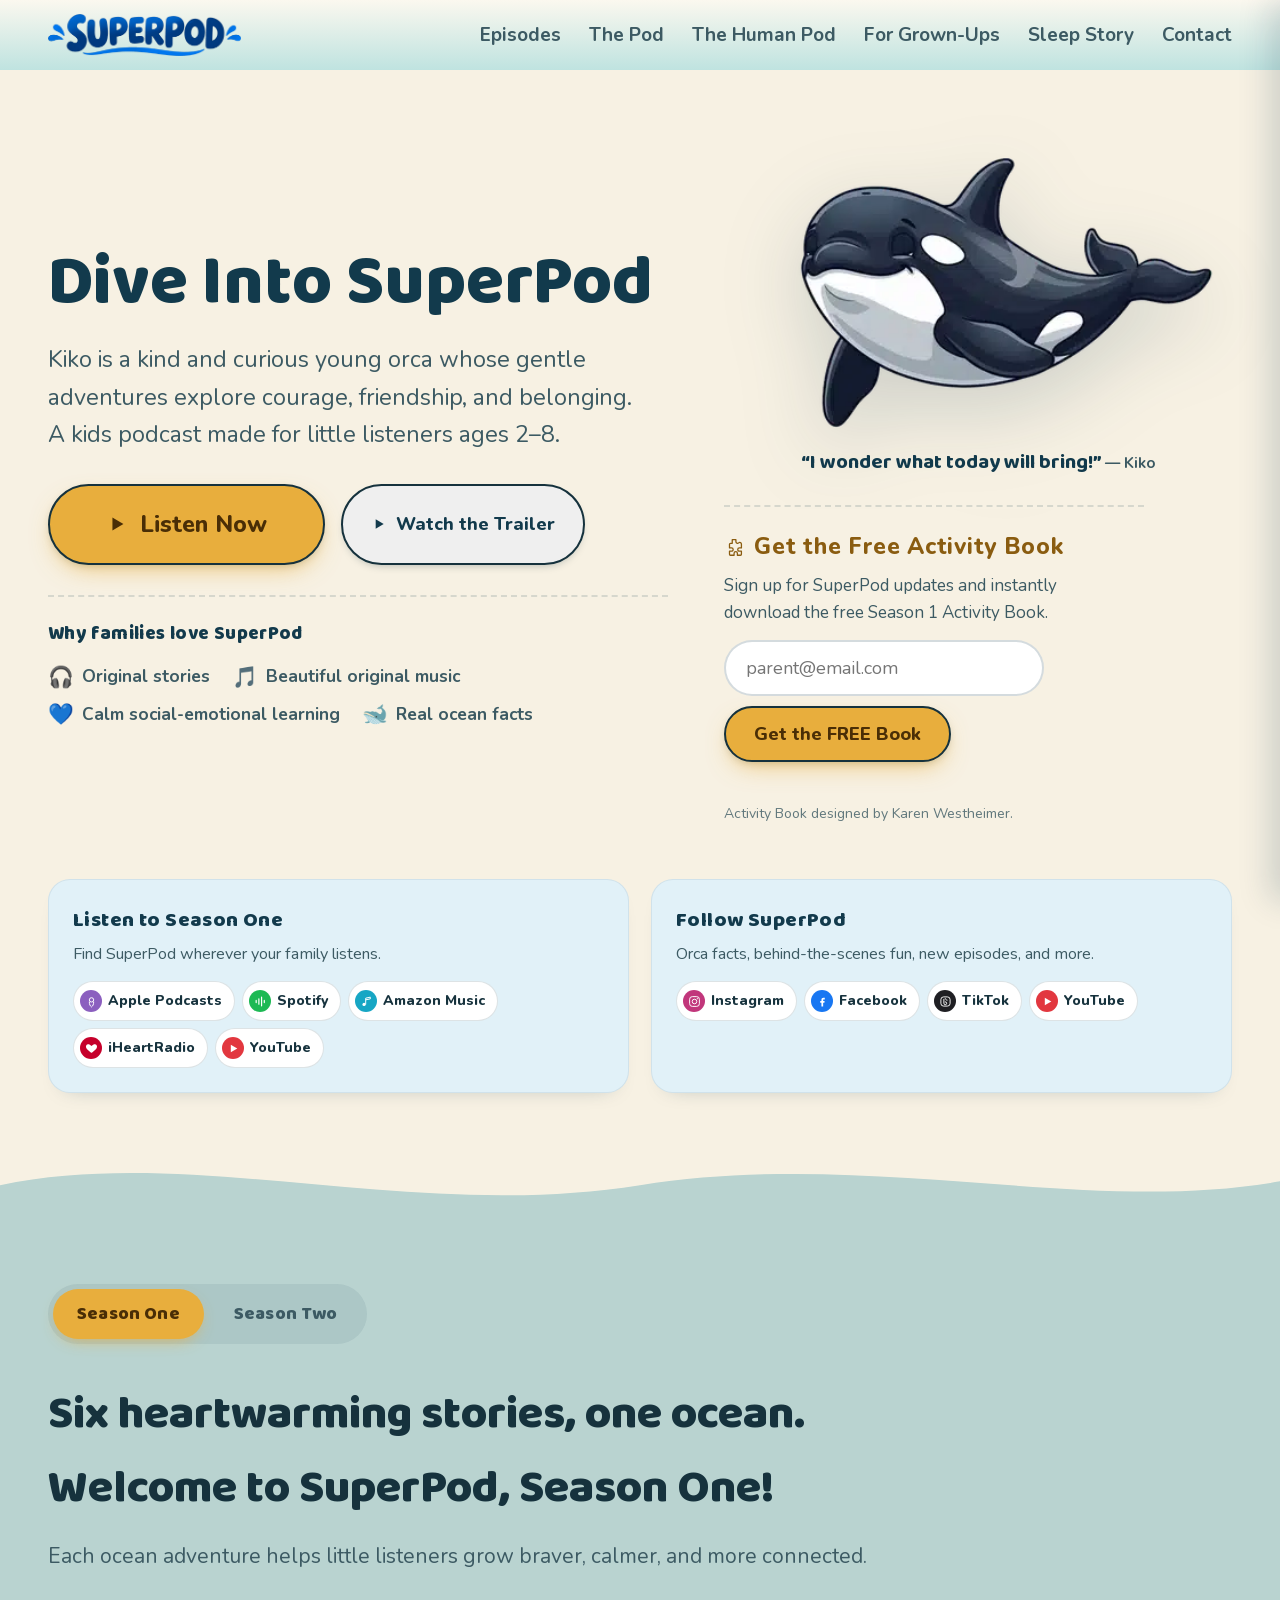
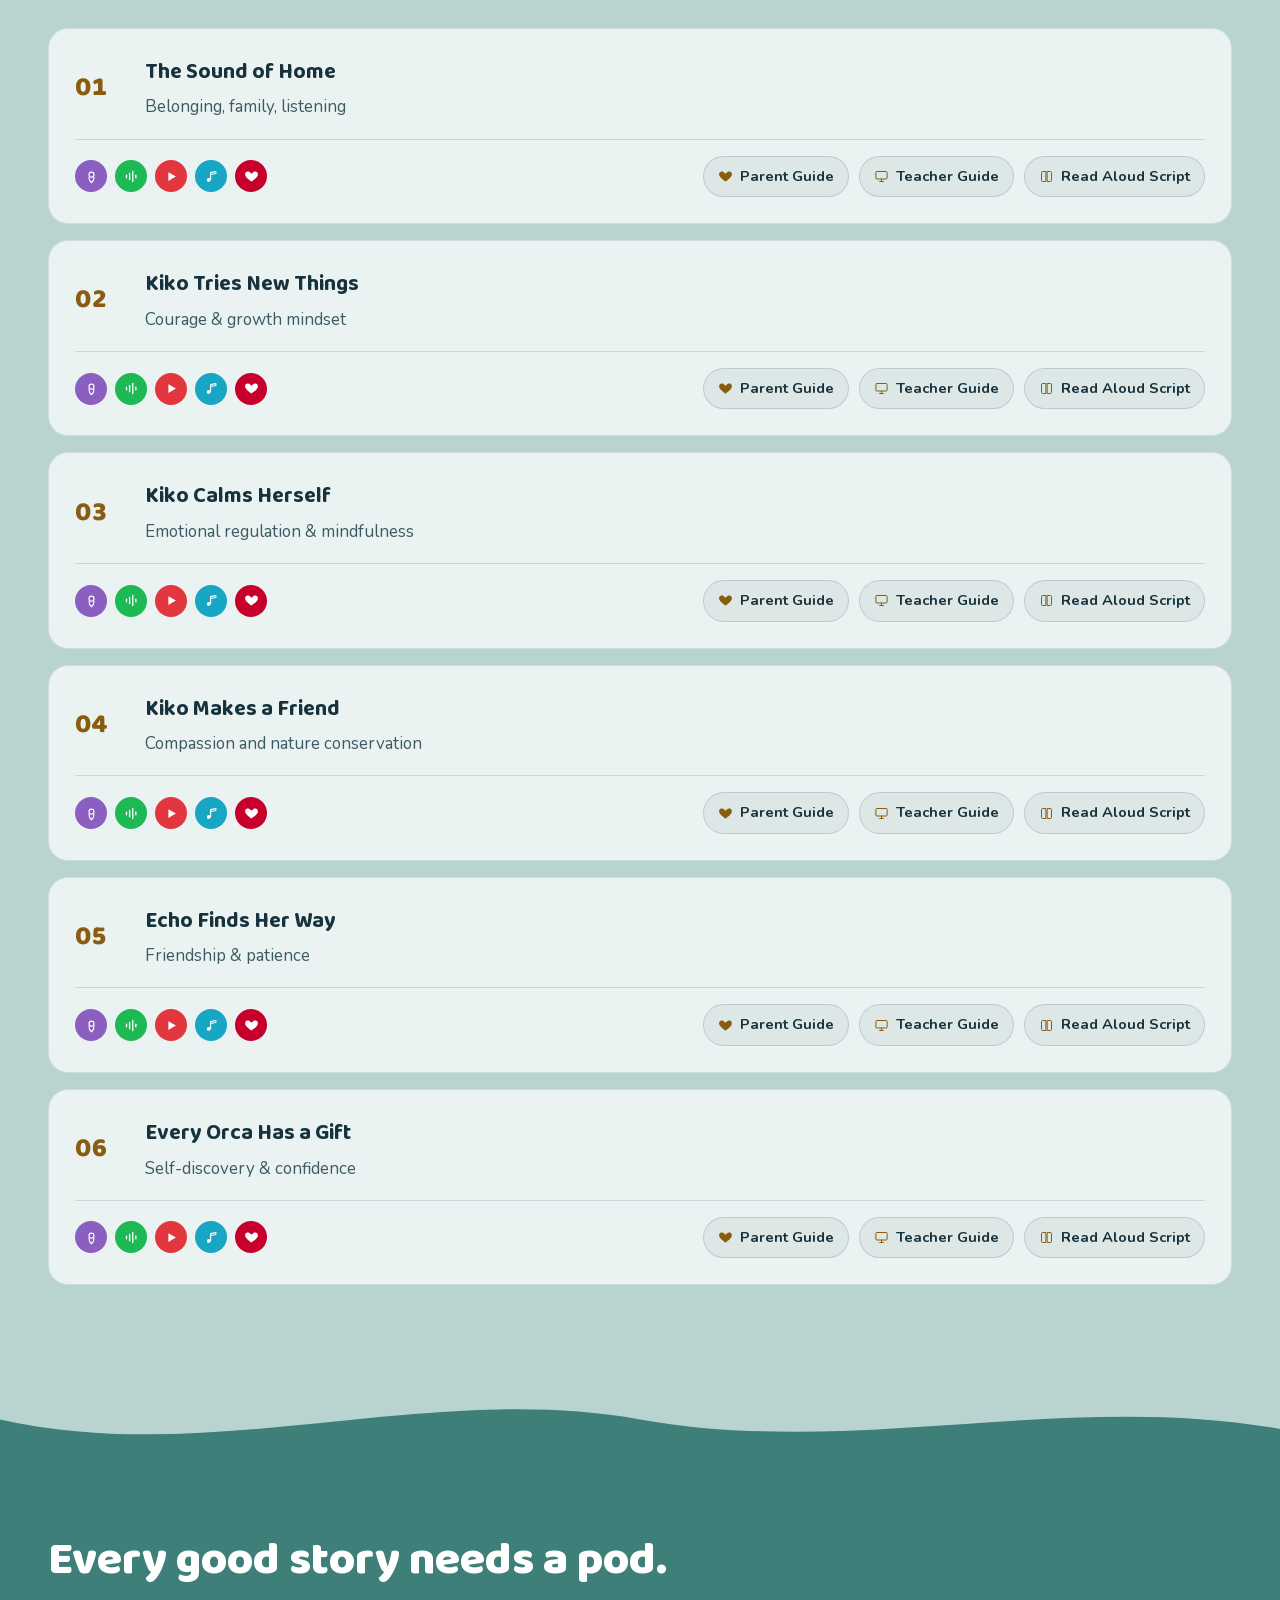
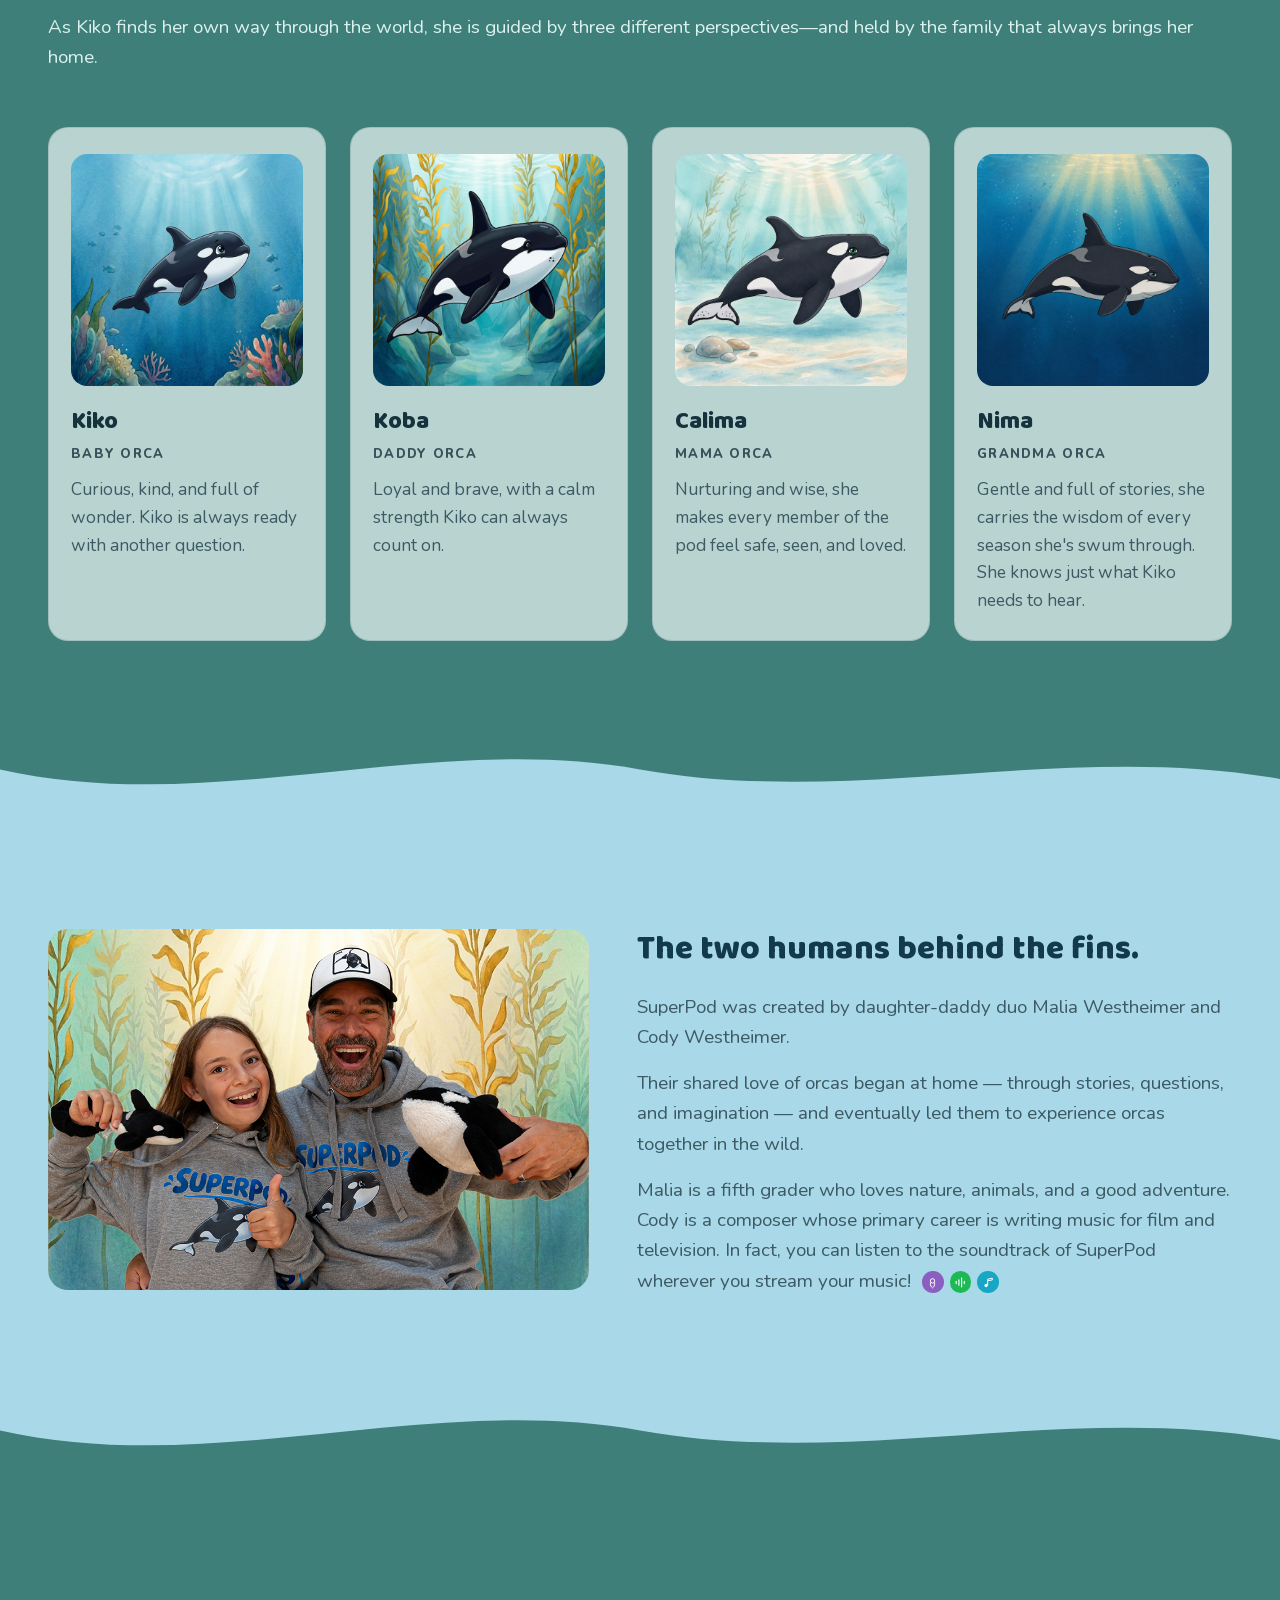
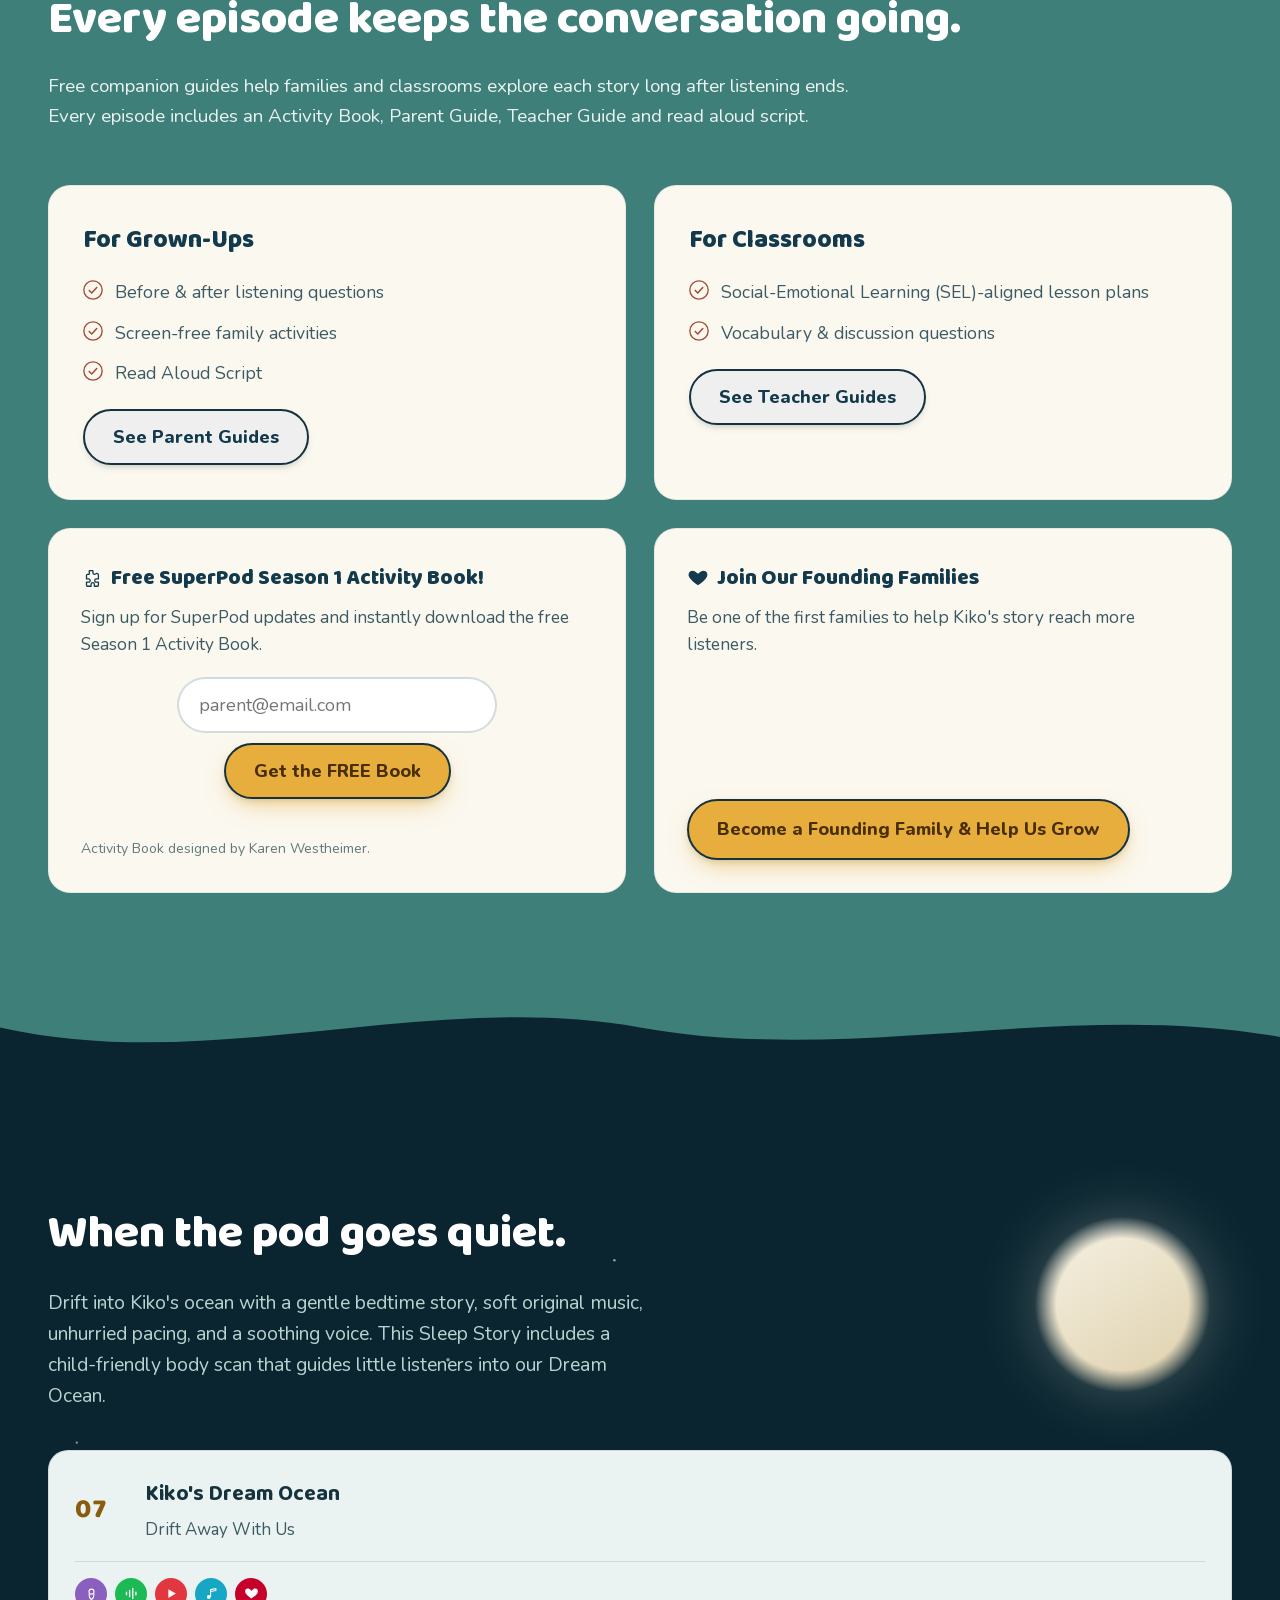
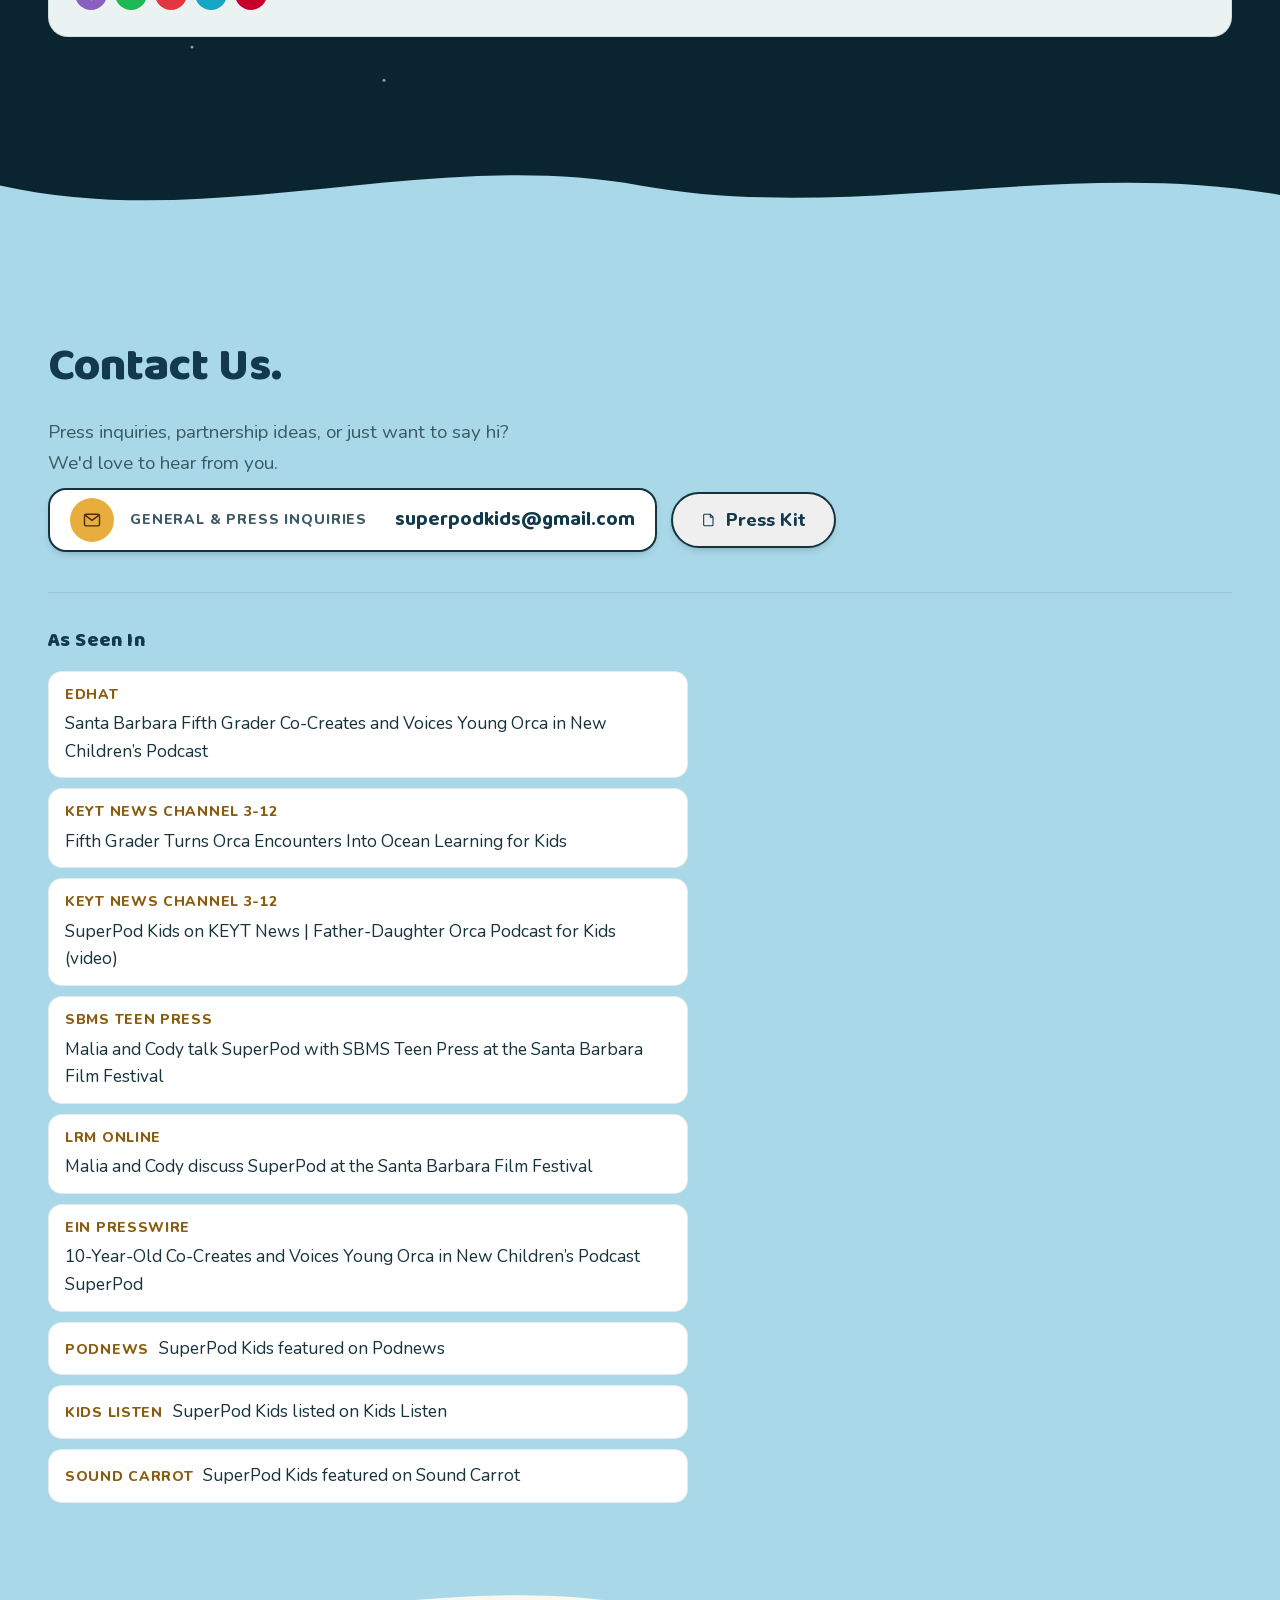
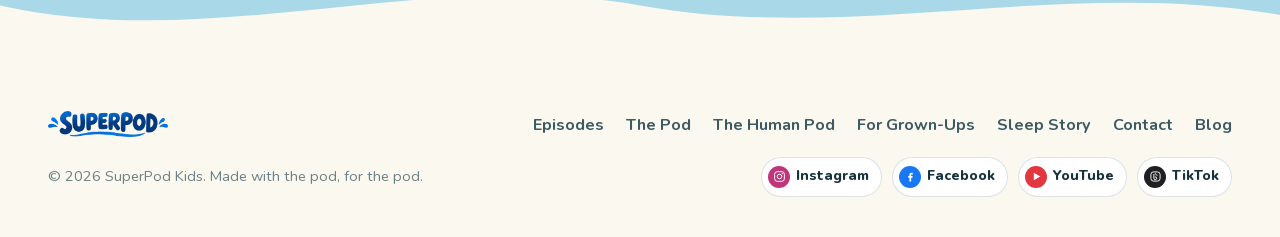
<file: index.html>
<!DOCTYPE html>
<html lang="en">
<head>
<!-- Google tag (gtag.js) -->
<script async src="https://www.googletagmanager.com/gtag/js?id=AW-18468530260"></script>
<script>
  window.dataLayer = window.dataLayer || [];
  function gtag(){dataLayer.push(arguments);}
  gtag('js', new Date());

  gtag('config', 'AW-18468530260');
</script>
<meta charset="UTF-8">
<meta name="viewport" content="width=device-width, initial-scale=1">
<title>SuperPod Kids: A Calm Orca Story Podcast for Kids</title>
<meta name="description" content="SuperPod Kids is a calm, curious kids podcast about Kiko the orca's ocean adventures in friendship and courage. Created by Malia and Cody Westheimer. Listen to Season One now.">
<link rel="canonical" href="https://superpodkids.com/">
<link rel="alternate" type="application/rss+xml" title="SuperPod Kids" href="https://rss.buzzsprout.com/2593605.rss">

<meta property="og:type" content="website">
<meta property="og:site_name" content="SuperPod Kids">
<meta property="og:title" content="SuperPod Kids: A Calm Orca Story Podcast for Kids">
<meta property="og:description" content="Join Kiko, a kind and curious young orca, on gentle story-time adventures about friendship, courage, and belonging. A kids podcast created by Malia and Cody Westheimer.">
<meta property="og:url" content="https://superpodkids.com/">
<meta property="og:image" content="https://superpodkids.com/assets/pod/hero-shot.png">
<meta property="og:image:width" content="1376">
<meta property="og:image:height" content="768">
<meta property="og:image:alt" content="Kiko the orca and her pod swimming together, from SuperPod Kids">

<meta name="twitter:card" content="summary_large_image">
<meta name="twitter:title" content="SuperPod Kids: A Calm Orca Story Podcast for Kids">
<meta name="twitter:description" content="Join Kiko, a kind and curious young orca, on gentle story-time adventures about friendship, courage, and belonging.">
<meta name="twitter:image" content="https://superpodkids.com/assets/pod/hero-shot.png">

<link rel="stylesheet" href="css/style.css?v=20261119">

<script type="application/ld+json">
{
  "@context": "https://schema.org",
  "@type": "PodcastSeries",
  "name": "SuperPod Kids",
  "url": "https://superpodkids.com/",
  "description": "SuperPod is a calm, curious story-time podcast for kids ages 2-8, following Kiko, a young orca, and her pod as they explore friendship, big feelings, and the wonders of the ocean.",
  "image": "https://superpodkids.com/assets/pod/hero-shot.png",
  "genre": ["Kids & Family", "Stories for Kids"],
  "inLanguage": "en",
  "webFeed": "https://rss.buzzsprout.com/2593605.rss",
  "author": [
    { "@type": "Person", "name": "Malia Westheimer" },
    { "@type": "Person", "name": "Cody Westheimer" }
  ],
  "publisher": {
    "@type": "Organization",
    "name": "SuperPod Kids",
    "url": "https://superpodkids.com/",
    "logo": "https://superpodkids.com/assets/brand/superpod-logo.png"
  },
  "sameAs": [
    "https://podcasts.apple.com/us/podcast/superpod-kids/id6798877660",
    "https://open.spotify.com/show/0342GcWwxsIphIWlOLMzD1",
    "https://music.amazon.com/podcasts/fcaa8967-5daf-4598-b0cb-c3a56c46f9f2/superpod-kids",
    "https://www.iheart.com/podcast/953-superpod-kids-340482207/",
    "https://www.youtube.com/@superpodkids",
    "https://www.instagram.com/superpodkids",
    "https://www.facebook.com/superpodkids",
    "https://www.tiktok.com/@superpodkids"
  ]
}
</script>
</head>
<body>

<svg width="0" height="0" style="position:absolute" aria-hidden="true">
  <defs>
    <symbol id="orca-mark" viewBox="0 0 64 64">
      <path d="M6 34c10 6 42 6 52 0-4 12-16 20-26 20S10 46 6 34Z" fill="currentColor"/>
      <path d="M30 8c3 8 3 16 0 22-6-2-10-8-9-15 .6-5 4.5-7.5 9-7Z" fill="currentColor"/>
    </symbol>
    <symbol id="check-shell" viewBox="0 0 24 24">
      <circle cx="12" cy="12" r="11" fill="none" stroke="currentColor" stroke-width="1.6"/>
      <path d="M7.5 12.5l3 3 6-6.5" fill="none" stroke="currentColor" stroke-width="1.8" stroke-linecap="round" stroke-linejoin="round"/>
    </symbol>
    <!-- platform glyphs are generic audio icons, not brand logos -->
    <symbol id="icon-podcast" viewBox="0 0 24 24">
      <circle cx="12" cy="9" r="4" fill="none" stroke="currentColor" stroke-width="1.8"/>
      <path d="M8 13c0 5 1.5 7 4 9 2.5-2 4-4 4-9" fill="none" stroke="currentColor" stroke-width="1.8" stroke-linecap="round"/>
    </symbol>
    <symbol id="icon-wave" viewBox="0 0 24 24">
      <path d="M4 14v-4M9 17v-10M14 20v-16M19 14v-4" fill="none" stroke="currentColor" stroke-width="2.2" stroke-linecap="round"/>
    </symbol>
    <symbol id="icon-play" viewBox="0 0 24 24">
      <path d="M7 5l12 7-12 7Z" fill="currentColor"/>
    </symbol>
    <symbol id="icon-note" viewBox="0 0 24 24">
      <circle cx="7.5" cy="17.5" r="3" fill="currentColor"/>
      <path d="M10.5 17.5V5.8L19 4v3.2l-8.5 1.7" fill="none" stroke="currentColor" stroke-width="1.8" stroke-linejoin="round"/>
    </symbol>
    <symbol id="icon-tiktok" viewBox="0 0 24 24">
      <rect x="3.5" y="3.5" width="17" height="17" rx="5" fill="none" stroke="currentColor" stroke-width="1.7"/>
      <path d="M9 8v7.2a2.6 2.6 0 1 0 2.6-2.6" fill="none" stroke="currentColor" stroke-width="1.7" stroke-linecap="round"/>
      <path d="M11.6 6.6c.3 1.7 1.6 2.9 3.2 3" fill="none" stroke="currentColor" stroke-width="1.7" stroke-linecap="round"/>
    </symbol>
    <symbol id="icon-heart" viewBox="0 0 24 24">
      <path d="M12 20s-7.2-4.6-9.6-9C.8 7.6 2.4 4 6 4c2 0 3.4 1 6 3.4C14.6 5 16 4 18 4c3.6 0 5.2 3.6 3.6 7-2.4 4.4-9.6 9-9.6 9Z" fill="currentColor"/>
    </symbol>
    <symbol id="icon-puzzle" viewBox="0 0 24 24">
      <path d="M9 4h4v2.2a1.8 1.8 0 0 0 3 1.3 1.8 1.8 0 0 1 3 1.3V13h-2.2a1.8 1.8 0 1 0 0 3.6H19v3.4a1 1 0 0 1-1 1h-3.4v-2.2a1.8 1.8 0 1 0-3.6 0V21H7a1 1 0 0 1-1-1v-3.4h2.2a1.8 1.8 0 1 0 0-3.6H6V9a1 1 0 0 1 1-1h2Z" fill="none" stroke="currentColor" stroke-width="1.4" stroke-linejoin="round"/>
    </symbol>
    <symbol id="icon-chalkboard" viewBox="0 0 24 24">
      <rect x="3" y="4" width="18" height="12" rx="1.5" fill="none" stroke="currentColor" stroke-width="1.6"/>
      <path d="M9 20h6M12 16v4" stroke="currentColor" stroke-width="1.6" stroke-linecap="round"/>
    </symbol>
    <symbol id="icon-chevron" viewBox="0 0 24 24">
      <path d="M6 9l6 6 6-6" fill="none" stroke="currentColor" stroke-width="2" stroke-linecap="round" stroke-linejoin="round"/>
    </symbol>
    <symbol id="icon-close" viewBox="0 0 24 24">
      <path d="M6 6l12 12M18 6L6 18" fill="none" stroke="currentColor" stroke-width="2.2" stroke-linecap="round"/>
    </symbol>
    <symbol id="icon-menu" viewBox="0 0 24 24">
      <path d="M4 7h16M4 12h16M4 17h16" fill="none" stroke="currentColor" stroke-width="2.2" stroke-linecap="round"/>
    </symbol>
    <symbol id="icon-pause" viewBox="0 0 24 24">
      <rect x="6" y="5" width="4" height="14" rx="1" fill="currentColor"/>
      <rect x="14" y="5" width="4" height="14" rx="1" fill="currentColor"/>
    </symbol>
    <!-- social glyphs are generic icons, not brand logo reproductions -->
    <symbol id="icon-instagram" viewBox="0 0 24 24">
      <rect x="3" y="3" width="18" height="18" rx="5" fill="none" stroke="currentColor" stroke-width="1.8"/>
      <circle cx="12" cy="12" r="4.2" fill="none" stroke="currentColor" stroke-width="1.8"/>
      <circle cx="17.2" cy="6.8" r="1.1" fill="currentColor"/>
    </symbol>
    <symbol id="icon-facebook" viewBox="0 0 24 24">
      <path d="M14 8.5h2.2V5.3h-2.4c-2.4 0-3.8 1.5-3.8 3.9v2.1H7.8v3.2H10V21h3.2v-6.5h2.3l.4-3.2h-2.7V9.4c0-.7.3-.9 1-.9Z" fill="currentColor"/>
    </symbol>
    <symbol id="icon-mail" viewBox="0 0 24 24">
      <rect x="3" y="5" width="18" height="14" rx="2" fill="none" stroke="currentColor" stroke-width="1.7"/>
      <path d="M4 6.5l8 6 8-6" fill="none" stroke="currentColor" stroke-width="1.7" stroke-linecap="round" stroke-linejoin="round"/>
    </symbol>
    <symbol id="icon-file" viewBox="0 0 24 24">
      <path d="M6 3.5h8l4 4V19a1.5 1.5 0 0 1-1.5 1.5h-11A1.5 1.5 0 0 1 4 19V5A1.5 1.5 0 0 1 6 3.5Z" fill="none" stroke="currentColor" stroke-width="1.6" stroke-linejoin="round"/>
      <path d="M14 3.5V8h4" fill="none" stroke="currentColor" stroke-width="1.6" stroke-linejoin="round"/>
    </symbol>
    <symbol id="icon-book" viewBox="0 0 24 24">
      <path d="M4 5.5C4 4.7 4.7 4 5.5 4H11v16H5.5c-.8 0-1.5-.7-1.5-1.5Z" fill="none" stroke="currentColor" stroke-width="1.6" stroke-linejoin="round"/>
      <path d="M20 5.5c0-.8-.7-1.5-1.5-1.5H13v16h5.5c.8 0 1.5-.7 1.5-1.5Z" fill="none" stroke="currentColor" stroke-width="1.6" stroke-linejoin="round"/>
    </symbol>
  </defs>
</svg>

<header class="nav" id="siteNav">
  <a class="nav-brand" href="#top">
    <img class="nav-logo" src="assets/brand/superpod-logo.png" alt="SuperPod">
  </a>
  <ul class="nav-links">
    <li><a href="#episodes">Episodes</a></li>
    <li><a href="#pod">The Pod</a></li>
    <li><a href="#humans">The Human Pod</a></li>
    <li><a href="#grownups">For Grown-Ups</a></li>
    <li><a href="#sleep">Sleep Story</a></li>
    <li><a href="#press">Contact</a></li>
  </ul>
  <button type="button" class="nav-toggle" id="navToggle" aria-label="Open menu" aria-expanded="false" aria-controls="mobileMenu">
    <svg viewBox="0 0 24 24"><use href="#icon-menu"/></svg>
  </button>
</header>

<div class="mobile-menu-backdrop" id="mobileMenuBackdrop"></div>
<div class="mobile-menu" id="mobileMenu" aria-hidden="true">
  <button type="button" class="mobile-menu-close" id="mobileMenuClose" aria-label="Close menu">
    <svg viewBox="0 0 24 24"><use href="#icon-close"/></svg>
  </button>
  <nav class="mobile-menu-links">
    <a href="#episodes">Episodes</a>
    <a href="#pod">The Pod</a>
    <a href="#humans">The Human Pod</a>
    <a href="#grownups">For Grown-Ups</a>
    <a href="#sleep">Sleep Story</a>
    <a href="#press">Contact</a>
  </nav>
</div>

<main id="top">
  <!-- ============ HERO ============ -->
  <section class="hero">
    <div class="wrap hero-inner">
      <div class="hero-copy">
        <h1>Dive Into SuperPod</h1>
        <p class="lede">Kiko is a kind and curious young orca whose gentle adventures explore courage, friendship, and belonging. <br>A kids podcast made for little listeners ages 2&ndash;8.</p>
        <div class="hero-ctas">
          <a class="btn btn-primary btn-listen" href="#ep-1" data-play-ep1>
            <svg class="btn-icon" viewBox="0 0 24 24" aria-hidden="true"><use href="#icon-play"/></svg>
            Listen Now
          </a>
          <button type="button" class="btn btn-outline-dark" data-open-trailer data-yt-id="o3b01J_x1_M">
            <svg class="btn-icon" viewBox="0 0 24 24"><use href="#icon-play"/></svg>
            Watch the Trailer
          </button>
        </div>

        <div class="hero-features">
          <h2 class="hero-features-title">Why families love SuperPod</h2>
          <ul class="hero-features-list">
            <li><span class="hero-feature-icon" aria-hidden="true">&#127911;</span>Original stories</li>
            <li><span class="hero-feature-icon" aria-hidden="true">&#127925;</span>Beautiful original music</li>
            <li><span class="hero-feature-icon" aria-hidden="true">&#128153;</span>Calm social-emotional learning</li>
            <li><span class="hero-feature-icon" aria-hidden="true">&#128011;</span>Real ocean facts</li>
          </ul>
        </div>
      </div>
      <div class="hero-art">
        <img
          src="assets/young-orca-loop-transparent-small.webp"
          alt="Kiko the young orca"
          class="kiko-animation"
        />
        <p class="hero-quote">&ldquo;I wonder what today will bring!&rdquo; <span>&mdash; Kiko</span></p>

        <div class="hero-signup">
          <p class="hero-signup-label"><svg class="hero-signup-icon" viewBox="0 0 24 24" aria-hidden="true"><use href="#icon-puzzle"/></svg>Get the Free Activity Book</p>
          <p class="hero-signup-sub">Sign up for SuperPod updates and instantly download the free Season 1 Activity Book.</p>
          <form class="signup-form" id="kitSignupForm" data-download-url="downloads/SuperPod-Season-1-Activity-Book.pdf" data-download-name="SuperPod Season 1 Activity Book.pdf">
            <label for="email-hero" style="position:absolute;width:1px;height:1px;overflow:hidden;clip:rect(0 0 0 0);">Email address</label>
            <input id="email-hero" name="email" type="email" placeholder="parent@email.com" required>
            <button class="btn btn-primary" type="submit">Get the FREE Book</button>
          </form>
          <p class="signup-status" aria-live="polite"></p>
          <p class="signup-credit">Activity Book designed by Karen Westheimer.</p>
        </div>
      </div>
    </div>

    <div class="wrap hero-listen-follow" id="listen">
      <div class="listen-follow-grid">
        <div class="listen-card reveal">
          <h2 class="listen-card-title">Listen to Season One</h2>
          <p class="listen-card-sub">Find SuperPod wherever your family listens.</p>
          <div class="platform-panel">
            <a class="platform-badge" href="https://podcasts.apple.com/us/podcast/superpod-kids/id6798877660" target="_blank" rel="noopener noreferrer" style="--pf:var(--pf-apple)" aria-label="Listen to SuperPod on Apple Podcasts (opens in a new tab)">
              <span class="pf-icon"><svg viewBox="0 0 24 24" aria-hidden="true"><use href="#icon-podcast"/></svg></span>
              Apple Podcasts
            </a>
            <a class="platform-badge" href="https://open.spotify.com/show/0342GcWwxsIphIWlOLMzD1" target="_blank" rel="noopener noreferrer" style="--pf:var(--pf-spotify)" aria-label="Listen to SuperPod on Spotify (opens in a new tab)">
              <span class="pf-icon"><svg viewBox="0 0 24 24" aria-hidden="true"><use href="#icon-wave"/></svg></span>
              Spotify
            </a>
            <a class="platform-badge" href="https://music.amazon.com/podcasts/fcaa8967-5daf-4598-b0cb-c3a56c46f9f2/superpod-kids" target="_blank" rel="noopener noreferrer" style="--pf:var(--pf-amazon)" aria-label="Listen to SuperPod on Amazon Music (opens in a new tab)">
              <span class="pf-icon"><svg viewBox="0 0 24 24" aria-hidden="true"><use href="#icon-note"/></svg></span>
              Amazon Music
            </a>
            <a class="platform-badge" href="https://www.iheart.com/podcast/953-superpod-kids-340482207/" target="_blank" rel="noopener noreferrer" style="--pf:var(--pf-iheart)" aria-label="Listen to SuperPod on iHeartRadio (opens in a new tab)">
              <span class="pf-icon"><svg viewBox="0 0 24 24" aria-hidden="true"><use href="#icon-heart"/></svg></span>
              iHeartRadio
            </a>
            <a class="platform-badge" href="https://www.youtube.com/@superpodkids" target="_blank" rel="noopener noreferrer" style="--pf:var(--pf-youtube)" aria-label="Listen to SuperPod episodes on YouTube (opens in a new tab)">
              <span class="pf-icon"><svg viewBox="0 0 24 24" aria-hidden="true"><use href="#icon-play"/></svg></span>
              YouTube
            </a>
          </div>
        </div>

        <div class="listen-card reveal">
          <h2 class="listen-card-title">Follow SuperPod</h2>
          <p class="listen-card-sub">Orca facts, behind-the-scenes fun, new episodes, and more.</p>
          <div class="platform-panel">
            <a class="platform-badge" href="https://www.instagram.com/superpodkids" target="_blank" rel="noopener noreferrer" style="--pf:var(--soc-instagram)" aria-label="Follow SuperPod on Instagram (opens in a new tab)">
              <span class="pf-icon"><svg viewBox="0 0 24 24" aria-hidden="true"><use href="#icon-instagram"/></svg></span>
              Instagram
            </a>
            <a class="platform-badge" href="https://www.facebook.com/superpodkids" target="_blank" rel="noopener noreferrer" style="--pf:var(--soc-facebook)" aria-label="Follow SuperPod on Facebook (opens in a new tab)">
              <span class="pf-icon"><svg viewBox="0 0 24 24" aria-hidden="true"><use href="#icon-facebook"/></svg></span>
              Facebook
            </a>
            <a class="platform-badge" href="https://www.tiktok.com/@superpodkids" target="_blank" rel="noopener noreferrer" style="--pf:var(--soc-tiktok)" aria-label="Follow SuperPod on TikTok (opens in a new tab)">
              <span class="pf-icon"><svg viewBox="0 0 24 24" aria-hidden="true"><use href="#icon-tiktok"/></svg></span>
              TikTok
            </a>
            <a class="platform-badge" href="https://www.youtube.com/@superpodkids" target="_blank" rel="noopener noreferrer" style="--pf:var(--soc-youtube)" aria-label="Watch SuperPod on YouTube (opens in a new tab)">
              <span class="pf-icon"><svg viewBox="0 0 24 24" aria-hidden="true"><use href="#icon-play"/></svg></span>
              YouTube
            </a>
          </div>
        </div>
      </div>
    </div>

    <div class="wave-divider">
      <svg viewBox="0 0 1440 100" preserveAspectRatio="none">
        <path d="M0,46 C220,4 460,84 720,46 C980,8 1220,78 1440,42 L1440,100 L0,100 Z" fill="#B9D3D0"/>
      </svg>
    </div>
  </section>

  <!-- ============ SEASONS (tabs: Season Two default, Season One) ============ -->
  <section class="band-season" id="episodes">
    <div class="wrap">
      <div class="season-tabs reveal" role="tablist" aria-label="Choose a season">
        <button type="button" class="season-tab" role="tab" id="tab-season-1" aria-controls="season-1" aria-selected="true" data-season="1">Season One</button>
        <button type="button" class="season-tab" role="tab" id="tab-season-2" aria-controls="season-2" aria-selected="false" data-season="2" tabindex="-1">Season Two</button>
      </div>
      <div class="season-panel" id="season-2" role="tabpanel" aria-labelledby="tab-season-2" hidden>
      <div class="band-head reveal">
        <h2>Season Two has begun. Come back to the ocean!</h2>
        <p class="band-sub">New SuperPod adventures arrive about once a month. Start with a short welcome, then dive into Episode 1, our Winter Special.</p>
      </div>
      <div class="ep-list">
        <article class="ep-card reveal" id="s2-ep-0">
          <div class="ep-head">
            <span class="ep-num">00</span>
            <div><div class="ep-title">Welcome to Kiko&rsquo;s Ocean!</div><div class="ep-theme">Welcome, family &amp; the kelp forest</div></div>
            <span class="ep-tag ready">Season 2 Introduction</span>
          </div>
          <p class="ep-blurb">Come swim with Kiko! In this short introduction to Season Two, you&rsquo;ll meet a curious young orca and her family, dive into the kelp forest, and get to know the ocean these killer whales call home.</p>

          <div class="ep-player ep-player-embed">
            <div id='buzzsprout-player-20158376'></div><script type='text/javascript' charset='utf-8' src='https://www.buzzsprout.com/2593605/episodes/20158376.js?container_id=buzzsprout-player-20158376&player=small'></script>
          </div>

          <div class="ep-actions">
            <div class="ep-listen-row">
              <div class="ep-listen-panel">
                <div class="ep-platforms">
                                <a class="pf-btn" style="--pf:var(--pf-apple)" href="https://podcasts.apple.com/us/podcast/superpod-kids/id6798877660" target="_blank" rel="noopener noreferrer" title="Apple Podcasts" aria-label="Listen to Welcome to Kiko&rsquo;s Ocean on Apple Podcasts (opens in a new tab)"><svg viewBox="0 0 24 24"><use href="#icon-podcast"/></svg></a>
                                <a class="pf-btn" style="--pf:var(--pf-spotify)" href="https://open.spotify.com/show/0342GcWwxsIphIWlOLMzD1" target="_blank" rel="noopener noreferrer" title="Spotify" aria-label="Listen to Welcome to Kiko&rsquo;s Ocean on Spotify (opens in a new tab)"><svg viewBox="0 0 24 24"><use href="#icon-wave"/></svg></a>
                                <a class="pf-btn" style="--pf:var(--pf-youtube)" href="https://www.youtube.com/@superpodkids" target="_blank" rel="noopener noreferrer" title="YouTube" aria-label="Listen to Welcome to Kiko&rsquo;s Ocean on YouTube (opens in a new tab)"><svg viewBox="0 0 24 24"><use href="#icon-play"/></svg></a>
                                <a class="pf-btn" style="--pf:var(--pf-amazon)" href="https://music.amazon.com/podcasts/fcaa8967-5daf-4598-b0cb-c3a56c46f9f2/superpod-kids" target="_blank" rel="noopener noreferrer" title="Amazon Music" aria-label="Listen to Welcome to Kiko&rsquo;s Ocean on Amazon Music (opens in a new tab)"><svg viewBox="0 0 24 24"><use href="#icon-note"/></svg></a>
                                <a class="pf-btn" style="--pf:var(--pf-iheart)" href="https://www.iheart.com/podcast/953-superpod-kids-340482207/" target="_blank" rel="noopener noreferrer" title="iHeartRadio" aria-label="Listen to Welcome to Kiko&rsquo;s Ocean on iHeartRadio (opens in a new tab)"><svg viewBox="0 0 24 24"><use href="#icon-heart"/></svg></a>
                                </div>
              </div>
            </div>
          </div>
        </article>

        <article class="ep-card reveal" id="s2-ep-1">
          <div class="ep-head">
            <span class="ep-num">01</span>
            <div><div class="ep-title">Chasing the Last Sunbeam</div><div class="ep-theme">Gratitude, family &amp; giving</div></div>
            <span class="ep-tag ready">New &middot; Winter Special</span>
          </div>
          <p class="ep-blurb">Winter brings chilly water and shorter days, and Kiko wishes summer would hurry back. But chasing a slippery sunbeam leads to a quiet moment with Grandma and a sunny gathering with friends.</p>

          <div class="ep-player ep-player-embed">
            <div id='buzzsprout-player-20142234'></div><script type='text/javascript' charset='utf-8' src='https://www.buzzsprout.com/2593605/episodes/20142234.js?container_id=buzzsprout-player-20142234&player=small'></script>
          </div>

          <div class="ep-actions">
            <div class="ep-listen-row">
              <div class="ep-listen-panel">
                <div class="ep-platforms">
                                <a class="pf-btn" style="--pf:var(--pf-apple)" href="https://podcasts.apple.com/us/podcast/chasing-the-last-sunbeam-winter-special/id6798877660?i=1000802980319" target="_blank" rel="noopener noreferrer" title="Apple Podcasts" aria-label="Listen to Chasing the Last Sunbeam on Apple Podcasts (opens in a new tab)"><svg viewBox="0 0 24 24"><use href="#icon-podcast"/></svg></a>
                                <a class="pf-btn" style="--pf:var(--pf-spotify)" href="https://open.spotify.com/show/0342GcWwxsIphIWlOLMzD1" target="_blank" rel="noopener noreferrer" title="Spotify" aria-label="Listen to this episode on Spotify (opens in a new tab)"><svg viewBox="0 0 24 24"><use href="#icon-wave"/></svg></a>
                                <a class="pf-btn" style="--pf:var(--pf-youtube)" href="https://www.youtube.com/@superpodkids" target="_blank" rel="noopener noreferrer" title="YouTube" aria-label="Listen to this episode on YouTube (opens in a new tab)"><svg viewBox="0 0 24 24"><use href="#icon-play"/></svg></a>
                                <a class="pf-btn" style="--pf:var(--pf-amazon)" href="https://music.amazon.com/podcasts/fcaa8967-5daf-4598-b0cb-c3a56c46f9f2/superpod-kids" target="_blank" rel="noopener noreferrer" title="Amazon Music" aria-label="Listen to this episode on Amazon Music (opens in a new tab)"><svg viewBox="0 0 24 24"><use href="#icon-note"/></svg></a>
                                <a class="pf-btn" style="--pf:var(--pf-iheart)" href="https://www.iheart.com/podcast/953-superpod-kids-340482207/" target="_blank" rel="noopener noreferrer" title="iHeartRadio" aria-label="Listen to this episode on iHeartRadio (opens in a new tab)"><svg viewBox="0 0 24 24"><use href="#icon-heart"/></svg></a>
                                </div>
                <div class="ep-resources-panel">
                <a class="res-pill" href="downloads/S2E1/SuperPod S2E1 Parent Guide.pdf"><svg viewBox="0 0 24 24"><use href="#icon-heart"/></svg>Parent Guide</a>
                <a class="res-pill" href="downloads/S2E1/SuperPod S2E1 Teacher Guide.pdf"><svg viewBox="0 0 24 24"><use href="#icon-chalkboard"/></svg>Teacher Guide</a>
                <a class="res-pill" href="downloads/S2E1/SuperPod S2E1 Read Aloud.pdf"><svg viewBox="0 0 24 24"><use href="#icon-book"/></svg>Read Aloud Script</a>
                </div>
              </div>
            </div>
          </div>
        </article>

        <article class="ep-card is-soon reveal" id="s2-ep-2">
          <div class="ep-head">
            <span class="ep-num">02</span>
            <div><div class="ep-title">Episode 2</div><div class="ep-theme">Coming in December</div></div>
            <span class="ep-tag soon">Coming soon</span>
          </div>
          <div class="ep-soon-signup">
            <p class="ep-soon-note">Leave your email and we&rsquo;ll tell you the day it drops.</p>
            <div class="ep-soon-form-wrap">
              <form class="signup-form" id="kitSignupFormSeason2">
                <label for="email-season2" style="position:absolute;width:1px;height:1px;overflow:hidden;clip:rect(0 0 0 0);">Email address</label>
                <input id="email-season2" name="email" type="email" placeholder="parent@email.com" required>
                <button class="btn btn-primary" type="submit">Notify me</button>
              </form>
              <p class="signup-status" aria-live="polite"></p>
            </div>
          </div>
        </article>
      </div>
      </div>
      <div class="season-panel" id="season-1" role="tabpanel" aria-labelledby="tab-season-1">
      <div class="band-head reveal">
        <h2>Six heartwarming stories, one ocean. Welcome to SuperPod, Season One!</h2>
        <p class="band-sub">Each ocean adventure helps little listeners grow braver, calmer, and more connected.</p>
      </div>
      <div class="ep-list">
        <article class="ep-card reveal" id="ep-1">
          <div class="ep-head">
            <span class="ep-num">01</span>
            <div><div class="ep-title">The Sound of Home</div><div class="ep-theme">Belonging, family, listening</div></div>
          </div>

          <div class="ep-player ep-player-embed">
            <!-- When adding embeds for episodes 2-6, use this same pattern:
                 https://www.buzzsprout.com/2593605/episodes/{EPISODE_ID}.js
                 (podcast id 2593605 stays the same, only the episode id
                 changes) - each episode's ID is in its Buzzsprout URL, e.g.
                 buzzsprout.com/2593605/episodes/19708795-the-sound-of-home.
                 Give each one a unique container id (buzzsprout-player-2,
                 -3, etc.), or duplicate ids will break every player after
                 the first. Do NOT use the bare .../2593605.js form - that's
                 the podcast-wide widget and lists recent episodes together. -->
            <div id='buzzsprout-player-19708795'></div><script type='text/javascript' charset='utf-8' src='https://www.buzzsprout.com/2593605/episodes/19708795.js?container_id=buzzsprout-player-19708795&player=small'></script>
          </div>

          <div class="ep-actions">
            <div class="ep-listen-row">
              <div class="ep-listen-panel">
                <div class="ep-platforms">
                <a class="pf-btn" style="--pf:var(--pf-apple)" href="https://podcasts.apple.com/us/podcast/superpod-kids/id6798877660" target="_blank" rel="noopener noreferrer" title="Apple Podcasts" aria-label="Listen to this episode on Apple Podcasts (opens in a new tab)"><svg viewBox="0 0 24 24"><use href="#icon-podcast"/></svg></a>
                <a class="pf-btn" style="--pf:var(--pf-spotify)" href="https://open.spotify.com/show/0342GcWwxsIphIWlOLMzD1" target="_blank" rel="noopener noreferrer" title="Spotify" aria-label="Listen to this episode on Spotify (opens in a new tab)"><svg viewBox="0 0 24 24"><use href="#icon-wave"/></svg></a>
                <a class="pf-btn" style="--pf:var(--pf-youtube)" href="https://www.youtube.com/@superpodkids" target="_blank" rel="noopener noreferrer" title="YouTube" aria-label="Listen to this episode on YouTube (opens in a new tab)"><svg viewBox="0 0 24 24"><use href="#icon-play"/></svg></a>
                <a class="pf-btn" style="--pf:var(--pf-amazon)" href="https://music.amazon.com/podcasts/fcaa8967-5daf-4598-b0cb-c3a56c46f9f2/superpod-kids" target="_blank" rel="noopener noreferrer" title="Amazon Music" aria-label="Listen to this episode on Amazon Music (opens in a new tab)"><svg viewBox="0 0 24 24"><use href="#icon-note"/></svg></a>
                <a class="pf-btn" style="--pf:var(--pf-iheart)" href="https://www.iheart.com/podcast/953-superpod-kids-340482207/" target="_blank" rel="noopener noreferrer" title="iHeartRadio" aria-label="Listen to this episode on iHeartRadio (opens in a new tab)"><svg viewBox="0 0 24 24"><use href="#icon-heart"/></svg></a>
                </div>
                <div class="ep-resources-panel">
                <a class="res-pill" href="downloads/S1E1/SuperPod S1E1 Parent Guide.pdf"><svg viewBox="0 0 24 24"><use href="#icon-heart"/></svg>Parent Guide</a>
                <a class="res-pill" href="downloads/S1E1/SuperPod S1E1 Teacher Guide.pdf"><svg viewBox="0 0 24 24"><use href="#icon-chalkboard"/></svg>Teacher Guide</a>
                <a class="res-pill" href="downloads/S1E1/SuperPod S1E1 Read Aloud.pdf"><svg viewBox="0 0 24 24"><use href="#icon-book"/></svg>Read Aloud Script</a>
                </div>
              </div>
            </div>
          </div>
        </article>

        <article class="ep-card reveal" id="ep-2">
          <div class="ep-head">
            <span class="ep-num">02</span>
            <div><div class="ep-title">Kiko Tries New Things</div><div class="ep-theme">Courage &amp; growth mindset</div></div>
          </div>

          <div class="ep-player ep-player-embed">
            <div id='buzzsprout-player-19708494'></div><script type='text/javascript' charset='utf-8' src='https://www.buzzsprout.com/2593605/episodes/19708494.js?container_id=buzzsprout-player-19708494&player=small'></script>
          </div>

          <div class="ep-actions">
            <div class="ep-listen-row">
              <div class="ep-listen-panel">
                <div class="ep-platforms">
                <a class="pf-btn" style="--pf:var(--pf-apple)" href="https://podcasts.apple.com/us/podcast/superpod-kids/id6798877660" target="_blank" rel="noopener noreferrer" title="Apple Podcasts" aria-label="Listen to this episode on Apple Podcasts (opens in a new tab)"><svg viewBox="0 0 24 24"><use href="#icon-podcast"/></svg></a>
                <a class="pf-btn" style="--pf:var(--pf-spotify)" href="https://open.spotify.com/show/0342GcWwxsIphIWlOLMzD1" target="_blank" rel="noopener noreferrer" title="Spotify" aria-label="Listen to this episode on Spotify (opens in a new tab)"><svg viewBox="0 0 24 24"><use href="#icon-wave"/></svg></a>
                <a class="pf-btn" style="--pf:var(--pf-youtube)" href="https://www.youtube.com/@superpodkids" target="_blank" rel="noopener noreferrer" title="YouTube" aria-label="Listen to this episode on YouTube (opens in a new tab)"><svg viewBox="0 0 24 24"><use href="#icon-play"/></svg></a>
                <a class="pf-btn" style="--pf:var(--pf-amazon)" href="https://music.amazon.com/podcasts/fcaa8967-5daf-4598-b0cb-c3a56c46f9f2/superpod-kids" target="_blank" rel="noopener noreferrer" title="Amazon Music" aria-label="Listen to this episode on Amazon Music (opens in a new tab)"><svg viewBox="0 0 24 24"><use href="#icon-note"/></svg></a>
                <a class="pf-btn" style="--pf:var(--pf-iheart)" href="https://www.iheart.com/podcast/953-superpod-kids-340482207/" target="_blank" rel="noopener noreferrer" title="iHeartRadio" aria-label="Listen to this episode on iHeartRadio (opens in a new tab)"><svg viewBox="0 0 24 24"><use href="#icon-heart"/></svg></a>
                </div>
                <div class="ep-resources-panel">
                <a class="res-pill" href="downloads/S1E2/SuperPod S1E2 Parent Guide.pdf"><svg viewBox="0 0 24 24"><use href="#icon-heart"/></svg>Parent Guide</a>
                <a class="res-pill" href="downloads/S1E2/SuperPod S1E2 Teacher Guide.pdf"><svg viewBox="0 0 24 24"><use href="#icon-chalkboard"/></svg>Teacher Guide</a>
                <a class="res-pill" href="downloads/S1E2/SuperPod S1E2 Read Aloud.pdf"><svg viewBox="0 0 24 24"><use href="#icon-book"/></svg>Read Aloud Script</a>
                </div>
              </div>
            </div>
          </div>
        </article>

        <article class="ep-card reveal" id="ep-3">
          <div class="ep-head">
            <span class="ep-num">03</span>
            <div><div class="ep-title">Kiko Calms Herself</div><div class="ep-theme">Emotional regulation &amp; mindfulness</div></div>
          </div>

          <div class="ep-player ep-player-embed">
            <div id='buzzsprout-player-19707497'></div><script type='text/javascript' charset='utf-8' src='https://www.buzzsprout.com/2593605/episodes/19707497.js?container_id=buzzsprout-player-19707497&player=small'></script>
          </div>

          <div class="ep-actions">
            <div class="ep-listen-row">
              <div class="ep-listen-panel">
                <div class="ep-platforms">
                <a class="pf-btn" style="--pf:var(--pf-apple)" href="https://podcasts.apple.com/us/podcast/superpod-kids/id6798877660" target="_blank" rel="noopener noreferrer" title="Apple Podcasts" aria-label="Listen to this episode on Apple Podcasts (opens in a new tab)"><svg viewBox="0 0 24 24"><use href="#icon-podcast"/></svg></a>
                <a class="pf-btn" style="--pf:var(--pf-spotify)" href="https://open.spotify.com/show/0342GcWwxsIphIWlOLMzD1" target="_blank" rel="noopener noreferrer" title="Spotify" aria-label="Listen to this episode on Spotify (opens in a new tab)"><svg viewBox="0 0 24 24"><use href="#icon-wave"/></svg></a>
                <a class="pf-btn" style="--pf:var(--pf-youtube)" href="https://www.youtube.com/@superpodkids" target="_blank" rel="noopener noreferrer" title="YouTube" aria-label="Listen to this episode on YouTube (opens in a new tab)"><svg viewBox="0 0 24 24"><use href="#icon-play"/></svg></a>
                <a class="pf-btn" style="--pf:var(--pf-amazon)" href="https://music.amazon.com/podcasts/fcaa8967-5daf-4598-b0cb-c3a56c46f9f2/superpod-kids" target="_blank" rel="noopener noreferrer" title="Amazon Music" aria-label="Listen to this episode on Amazon Music (opens in a new tab)"><svg viewBox="0 0 24 24"><use href="#icon-note"/></svg></a>
                <a class="pf-btn" style="--pf:var(--pf-iheart)" href="https://www.iheart.com/podcast/953-superpod-kids-340482207/" target="_blank" rel="noopener noreferrer" title="iHeartRadio" aria-label="Listen to this episode on iHeartRadio (opens in a new tab)"><svg viewBox="0 0 24 24"><use href="#icon-heart"/></svg></a>
                </div>
                <div class="ep-resources-panel">
                <a class="res-pill" href="downloads/S1E3/SuperPod S1E3 Parent Guide.pdf"><svg viewBox="0 0 24 24"><use href="#icon-heart"/></svg>Parent Guide</a>
                <a class="res-pill" href="downloads/S1E3/SuperPod S1E3 Teacher Guide.pdf"><svg viewBox="0 0 24 24"><use href="#icon-chalkboard"/></svg>Teacher Guide</a>
                <a class="res-pill" href="downloads/S1E3/SuperPod S1E3 Read Aloud.pdf"><svg viewBox="0 0 24 24"><use href="#icon-book"/></svg>Read Aloud Script</a>
                </div>
              </div>
            </div>
          </div>
        </article>

        <article class="ep-card reveal" id="ep-4">
          <div class="ep-head">
            <span class="ep-num">04</span>
            <div><div class="ep-title">Kiko Makes a Friend</div><div class="ep-theme">Compassion and nature conservation</div></div>
          </div>

          <div class="ep-player ep-player-embed">
            <div id='buzzsprout-player-19708555'></div><script type='text/javascript' charset='utf-8' src='https://www.buzzsprout.com/2593605/episodes/19708555.js?container_id=buzzsprout-player-19708555&player=small'></script>
          </div>

          <div class="ep-actions">
            <div class="ep-listen-row">
              <div class="ep-listen-panel">
                <div class="ep-platforms">
                <a class="pf-btn" style="--pf:var(--pf-apple)" href="https://podcasts.apple.com/us/podcast/superpod-kids/id6798877660" target="_blank" rel="noopener noreferrer" title="Apple Podcasts" aria-label="Listen to this episode on Apple Podcasts (opens in a new tab)"><svg viewBox="0 0 24 24"><use href="#icon-podcast"/></svg></a>
                <a class="pf-btn" style="--pf:var(--pf-spotify)" href="https://open.spotify.com/show/0342GcWwxsIphIWlOLMzD1" target="_blank" rel="noopener noreferrer" title="Spotify" aria-label="Listen to this episode on Spotify (opens in a new tab)"><svg viewBox="0 0 24 24"><use href="#icon-wave"/></svg></a>
                <a class="pf-btn" style="--pf:var(--pf-youtube)" href="https://www.youtube.com/@superpodkids" target="_blank" rel="noopener noreferrer" title="YouTube" aria-label="Listen to this episode on YouTube (opens in a new tab)"><svg viewBox="0 0 24 24"><use href="#icon-play"/></svg></a>
                <a class="pf-btn" style="--pf:var(--pf-amazon)" href="https://music.amazon.com/podcasts/fcaa8967-5daf-4598-b0cb-c3a56c46f9f2/superpod-kids" target="_blank" rel="noopener noreferrer" title="Amazon Music" aria-label="Listen to this episode on Amazon Music (opens in a new tab)"><svg viewBox="0 0 24 24"><use href="#icon-note"/></svg></a>
                <a class="pf-btn" style="--pf:var(--pf-iheart)" href="https://www.iheart.com/podcast/953-superpod-kids-340482207/" target="_blank" rel="noopener noreferrer" title="iHeartRadio" aria-label="Listen to this episode on iHeartRadio (opens in a new tab)"><svg viewBox="0 0 24 24"><use href="#icon-heart"/></svg></a>
                </div>
                <div class="ep-resources-panel">
                <a class="res-pill" href="downloads/S1E4/SuperPod S1E4 Parent Guide.pdf"><svg viewBox="0 0 24 24"><use href="#icon-heart"/></svg>Parent Guide</a>
                <a class="res-pill" href="downloads/S1E4/SuperPod S1E4 Teacher Guide.pdf"><svg viewBox="0 0 24 24"><use href="#icon-chalkboard"/></svg>Teacher Guide</a>
                <a class="res-pill" href="downloads/S1E4/SuperPod S1E4 Read Aloud.pdf"><svg viewBox="0 0 24 24"><use href="#icon-book"/></svg>Read Aloud Script</a>
                </div>
              </div>
            </div>
          </div>
        </article>

        <article class="ep-card reveal" id="ep-5">
          <div class="ep-head">
            <span class="ep-num">05</span>
            <div><div class="ep-title">Echo Finds Her Way</div><div class="ep-theme">Friendship &amp; patience</div></div>
          </div>

          <div class="ep-player ep-player-embed">
            <div id='buzzsprout-player-19708556'></div><script type='text/javascript' charset='utf-8' src='https://www.buzzsprout.com/2593605/episodes/19708556.js?container_id=buzzsprout-player-19708556&player=small'></script>
          </div>

          <div class="ep-actions">
            <div class="ep-listen-row">
              <div class="ep-listen-panel">
                <div class="ep-platforms">
                <a class="pf-btn" style="--pf:var(--pf-apple)" href="https://podcasts.apple.com/us/podcast/superpod-kids/id6798877660" target="_blank" rel="noopener noreferrer" title="Apple Podcasts" aria-label="Listen to this episode on Apple Podcasts (opens in a new tab)"><svg viewBox="0 0 24 24"><use href="#icon-podcast"/></svg></a>
                <a class="pf-btn" style="--pf:var(--pf-spotify)" href="https://open.spotify.com/show/0342GcWwxsIphIWlOLMzD1" target="_blank" rel="noopener noreferrer" title="Spotify" aria-label="Listen to this episode on Spotify (opens in a new tab)"><svg viewBox="0 0 24 24"><use href="#icon-wave"/></svg></a>
                <a class="pf-btn" style="--pf:var(--pf-youtube)" href="https://www.youtube.com/@superpodkids" target="_blank" rel="noopener noreferrer" title="YouTube" aria-label="Listen to this episode on YouTube (opens in a new tab)"><svg viewBox="0 0 24 24"><use href="#icon-play"/></svg></a>
                <a class="pf-btn" style="--pf:var(--pf-amazon)" href="https://music.amazon.com/podcasts/fcaa8967-5daf-4598-b0cb-c3a56c46f9f2/superpod-kids" target="_blank" rel="noopener noreferrer" title="Amazon Music" aria-label="Listen to this episode on Amazon Music (opens in a new tab)"><svg viewBox="0 0 24 24"><use href="#icon-note"/></svg></a>
                <a class="pf-btn" style="--pf:var(--pf-iheart)" href="https://www.iheart.com/podcast/953-superpod-kids-340482207/" target="_blank" rel="noopener noreferrer" title="iHeartRadio" aria-label="Listen to this episode on iHeartRadio (opens in a new tab)"><svg viewBox="0 0 24 24"><use href="#icon-heart"/></svg></a>
                </div>
                <div class="ep-resources-panel">
                <a class="res-pill" href="downloads/S1E5/SuperPod S1E5 Parent Guide.pdf"><svg viewBox="0 0 24 24"><use href="#icon-heart"/></svg>Parent Guide</a>
                <a class="res-pill" href="downloads/S1E5/SuperPod S1E5 Teacher Guide.pdf"><svg viewBox="0 0 24 24"><use href="#icon-chalkboard"/></svg>Teacher Guide</a>
                <a class="res-pill" href="downloads/S1E5/SuperPod S1E5 Read Aloud.pdf"><svg viewBox="0 0 24 24"><use href="#icon-book"/></svg>Read Aloud Script</a>
                </div>
              </div>
            </div>
          </div>
        </article>

        <article class="ep-card reveal" id="ep-6">
          <div class="ep-head">
            <span class="ep-num">06</span>
            <div><div class="ep-title">Every Orca Has a Gift</div><div class="ep-theme">Self-discovery &amp; confidence</div></div>
          </div>

          <div class="ep-player ep-player-embed">
            <div id='buzzsprout-player-19708557'></div><script type='text/javascript' charset='utf-8' src='https://www.buzzsprout.com/2593605/episodes/19708557.js?container_id=buzzsprout-player-19708557&player=small'></script>
          </div>

          <div class="ep-actions">
            <div class="ep-listen-row">
              <div class="ep-listen-panel">
                <div class="ep-platforms">
                <a class="pf-btn" style="--pf:var(--pf-apple)" href="https://podcasts.apple.com/us/podcast/superpod-kids/id6798877660" target="_blank" rel="noopener noreferrer" title="Apple Podcasts" aria-label="Listen to this episode on Apple Podcasts (opens in a new tab)"><svg viewBox="0 0 24 24"><use href="#icon-podcast"/></svg></a>
                <a class="pf-btn" style="--pf:var(--pf-spotify)" href="https://open.spotify.com/show/0342GcWwxsIphIWlOLMzD1" target="_blank" rel="noopener noreferrer" title="Spotify" aria-label="Listen to this episode on Spotify (opens in a new tab)"><svg viewBox="0 0 24 24"><use href="#icon-wave"/></svg></a>
                <a class="pf-btn" style="--pf:var(--pf-youtube)" href="https://www.youtube.com/@superpodkids" target="_blank" rel="noopener noreferrer" title="YouTube" aria-label="Listen to this episode on YouTube (opens in a new tab)"><svg viewBox="0 0 24 24"><use href="#icon-play"/></svg></a>
                <a class="pf-btn" style="--pf:var(--pf-amazon)" href="https://music.amazon.com/podcasts/fcaa8967-5daf-4598-b0cb-c3a56c46f9f2/superpod-kids" target="_blank" rel="noopener noreferrer" title="Amazon Music" aria-label="Listen to this episode on Amazon Music (opens in a new tab)"><svg viewBox="0 0 24 24"><use href="#icon-note"/></svg></a>
                <a class="pf-btn" style="--pf:var(--pf-iheart)" href="https://www.iheart.com/podcast/953-superpod-kids-340482207/" target="_blank" rel="noopener noreferrer" title="iHeartRadio" aria-label="Listen to this episode on iHeartRadio (opens in a new tab)"><svg viewBox="0 0 24 24"><use href="#icon-heart"/></svg></a>
                </div>
                <div class="ep-resources-panel">
                <a class="res-pill" href="downloads/S1E6/SuperPod S1E6 Parent Guide.pdf"><svg viewBox="0 0 24 24"><use href="#icon-heart"/></svg>Parent Guide</a>
                <a class="res-pill" href="downloads/S1E6/SuperPod S1E6 Teacher Guide.pdf"><svg viewBox="0 0 24 24"><use href="#icon-chalkboard"/></svg>Teacher Guide</a>
                <a class="res-pill" href="downloads/S1E6/SuperPod S1E6 Read Aloud.pdf"><svg viewBox="0 0 24 24"><use href="#icon-book"/></svg>Read Aloud Script</a>
                </div>
              </div>
            </div>
          </div>
        </article>
      </div>
      </div>
    </div>
    <div class="wave-divider">
      <svg viewBox="0 0 1440 100" preserveAspectRatio="none">
        <path d="M0,40 C240,90 480,0 720,40 C960,80 1200,10 1440,50 L1440,100 L0,100 Z" fill="#3E7F79"/>
      </svg>
    </div>
  </section>

  <!-- ============ MEET THE POD ============ -->
  <section class="band-pod" id="pod">
    <div class="wrap">
      <div class="band-head reveal">
        <h2>Every good story needs a pod.</h2>
        <p class="band-sub">As Kiko finds her own way through the world, she is guided by three different perspectives&mdash;and held by the family that always brings her home.</p>
      </div>
      <div class="pod-grid">
        <article class="pod-card reveal" style="color:#F7DFA8">
          <div class="pod-photo"><img src="assets/pod/kiko.png" alt="Kiko"></div>
          <h3>Kiko</h3>
          <p class="pod-role">Baby Orca</p>
          <p class="trait">Curious, kind, and full of wonder. Kiko is always ready with another question.</p>
        </article>
        <article class="pod-card reveal" style="color:#BFE3E0">
          <div class="pod-photo"><img src="assets/pod/koba.png" alt="Koba"></div>
          <h3>Koba</h3>
          <p class="pod-role">Daddy Orca</p>
          <p class="trait">Loyal and brave, with a calm strength Kiko can always count on.</p>
        </article>
        <article class="pod-card reveal" style="color:#F6B7A5">
          <div class="pod-photo"><img src="assets/pod/calima.png" alt="Calima"></div>
          <h3>Calima</h3>
          <p class="pod-role">Mama Orca</p>
          <p class="trait">Nurturing and wise, she makes every member of the pod feel safe, seen, and loved.</p>
        </article>
        <article class="pod-card reveal" style="color:#E4D9C4">
          <div class="pod-photo"><img src="assets/pod/nima.png" alt="Nima"></div>
          <h3>Nima</h3>
          <p class="pod-role">Grandma Orca</p>
          <p class="trait">Gentle and full of stories, she carries the wisdom of every season she's swum through. She knows just what Kiko needs to hear.</p>
        </article>
      </div>
    </div>
    <div class="wave-divider">
      <svg viewBox="0 0 1440 100" preserveAspectRatio="none">
        <path d="M0,40 C240,90 480,0 720,40 C960,80 1200,10 1440,50 L1440,100 L0,100 Z" fill="#A9D8E8"/>
      </svg>
    </div>
  </section>

  <!-- ============ THE HUMAN POD ============ -->
  <section class="band-humans" id="humans">
    <div class="wrap humans-inner">
      <div class="humans-photo reveal">
        <img src="assets/pod/cody-and-malia.png" alt="Cody and Malia">
      </div>
      <div class="humans-copy reveal">
        <h2>The two humans behind the fins.</h2>
        <p class="lede">SuperPod was created by daughter-daddy duo Malia Westheimer and Cody Westheimer.</p>
        <p class="lede">Their shared love of orcas began at home &mdash; through stories, questions, and imagination &mdash; and eventually led them to experience orcas together in the wild.</p>
        <p class="lede">Malia is a fifth grader who loves nature, animals, and a good adventure. Cody is a composer whose primary career is writing music for film and television. In fact, you can listen to the soundtrack of SuperPod wherever you stream your music!
          <span class="soundtrack-links">
            <a href="#" class="soundtrack-icon" style="--pf:var(--pf-apple)" title="Apple Music (link coming soon)" aria-label="Listen to the SuperPod soundtrack on Apple Music (link coming soon)"><svg viewBox="0 0 24 24" aria-hidden="true"><use href="#icon-podcast"/></svg></a>
            <a href="#" class="soundtrack-icon" style="--pf:var(--pf-spotify)" title="Spotify (link coming soon)" aria-label="Listen to the SuperPod soundtrack on Spotify (link coming soon)"><svg viewBox="0 0 24 24" aria-hidden="true"><use href="#icon-wave"/></svg></a>
            <a href="#" class="soundtrack-icon" style="--pf:var(--pf-amazon)" title="Amazon Music (link coming soon)" aria-label="Listen to the SuperPod soundtrack on Amazon Music (link coming soon)"><svg viewBox="0 0 24 24" aria-hidden="true"><use href="#icon-note"/></svg></a>
          </span>
        </p>
      </div>
    </div>
    <div class="wave-divider">
      <svg viewBox="0 0 1440 100" preserveAspectRatio="none">
        <path d="M0,40 C240,90 480,0 720,40 C960,80 1200,10 1440,50 L1440,100 L0,100 Z" fill="#3E7F79"/>
      </svg>
    </div>
  </section>

  <!-- ============ FOR GROWN-UPS ============ -->
  <section class="band-grownups" id="grownups">
    <div class="wrap">
      <div class="band-head reveal">
        <h2>Every episode keeps the conversation going.</h2>
        <p class="band-sub">Free companion guides help families and classrooms explore each story long after listening ends. <br>Every episode includes an Activity Book, Parent Guide, Teacher Guide and read aloud script.</p>
      </div>
      <div class="gu-grid">
        <div class="gu-card reveal">
          <h3>For Grown-Ups</h3>
          <ul>
            <li><svg viewBox="0 0 24 24"><use href="#check-shell"/></svg>Before &amp; after listening questions</li>
            <li><svg viewBox="0 0 24 24"><use href="#check-shell"/></svg>Screen-free family activities</li>
            <li><svg viewBox="0 0 24 24"><use href="#check-shell"/></svg>Read Aloud Script</li>
          </ul>
          <button type="button" class="btn btn-outline-dark" data-open-guides="parent">See Parent Guides</button>
        </div>
        <div class="gu-card reveal">
          <h3>For Classrooms</h3>
          <ul>
            <li><svg viewBox="0 0 24 24"><use href="#check-shell"/></svg>Social-Emotional Learning (SEL)-aligned lesson plans</li>
            <li><svg viewBox="0 0 24 24"><use href="#check-shell"/></svg>Vocabulary &amp; discussion questions</li>
          </ul>
          <button type="button" class="btn btn-outline-dark" data-open-guides="teacher">See Teacher Guides</button>
        </div>
      </div>

      <div class="gu-cta-grid">
        <div class="gu-signup reveal">
          <div class="gu-signup-copy">
            <h3><svg class="hero-signup-icon" viewBox="0 0 24 24" aria-hidden="true"><use href="#icon-puzzle"/></svg>Free SuperPod Season 1 Activity Book!</h3>
            <p>Sign up for SuperPod updates and instantly download the free Season 1 Activity Book.</p>
          </div>
          <div class="gu-signup-form-wrap">
            <form class="signup-form" id="kitSignupFormGrownups" data-download-url="downloads/SuperPod-Season-1-Activity-Book.pdf" data-download-name="SuperPod Season 1 Activity Book.pdf">
              <label for="email-grownups" style="position:absolute;width:1px;height:1px;overflow:hidden;clip:rect(0 0 0 0);">Email address</label>
              <input id="email-grownups" name="email" type="email" placeholder="parent@email.com" required>
              <button class="btn btn-primary" type="submit">Get the FREE Book</button>
            </form>
            <p class="signup-status" aria-live="polite"></p>
            <p class="signup-credit">Activity Book designed by Karen Westheimer.</p>
          </div>
        </div>

        <div class="gu-founding reveal">
          <div class="gu-signup-copy">
            <h3><svg class="hero-signup-icon" viewBox="0 0 24 24" aria-hidden="true"><use href="#icon-heart"/></svg>Join Our Founding Families</h3>
            <p>Be one of the first families to help Kiko's story reach more listeners.</p>
          </div>
          <a class="btn btn-primary" href="foundingfamilies/">Become a Founding Family &amp; Help Us Grow</a>
        </div>
      </div>
    </div>
    <div class="wave-divider">
      <svg viewBox="0 0 1440 100" preserveAspectRatio="none">
        <path d="M0,40 C240,90 480,0 720,40 C960,80 1200,10 1440,50 L1440,100 L0,100 Z" fill="#0A2530"/>
      </svg>
    </div>
  </section>

  <!-- ============ SLEEP STORIES ============ -->
  <section class="band-sleep" id="sleep">
   <div class="sleep-surface">
    <svg class="stars" width="100%" height="100%" aria-hidden="true">
      <circle class="star" cx="8%" cy="20%" r="1.6"/>
      <circle class="star" cx="22%" cy="65%" r="1.2"/>
      <circle class="star" cx="35%" cy="30%" r="1.8"/>
      <circle class="star" cx="48%" cy="12%" r="1.3"/>
      <circle class="star" cx="15%" cy="82%" r="1.4"/>
      <circle class="star" cx="60%" cy="75%" r="1.2"/>
      <circle class="star" cx="6%" cy="45%" r="1.1"/>
      <circle class="star" cx="30%" cy="88%" r="1.5"/>
    </svg>
    <div class="wrap sleep-inner">
      <div class="reveal">
        <h2>When the pod goes quiet.</h2>
        <p class="lede">Drift into Kiko's ocean with a gentle bedtime story, soft original music, unhurried pacing, and a soothing voice. This Sleep Story includes a child-friendly body scan that guides little listeners into our Dream Ocean.</p>
      </div>
      <div class="moon-wrap reveal">
        <img src="assets/brand/moon-placeholder.png" alt="" class="moon-glow">
      </div>
    </div>

    <div class="wrap">
      <article class="ep-card reveal" id="ep-7">
        <div class="ep-head">
          <span class="ep-num">07</span>
          <div><div class="ep-title">Kiko's Dream Ocean</div><div class="ep-theme">Drift Away With Us</div></div>
        </div>

        <div class="ep-player ep-player-embed">
          <div id='buzzsprout-player-19708559'></div><script type='text/javascript' charset='utf-8' src='https://www.buzzsprout.com/2593605/episodes/19708559.js?container_id=buzzsprout-player-19708559&player=small'></script>
        </div>

        <div class="ep-actions">
          <div class="ep-listen-row">
            <div class="ep-listen-panel">
              <div class="ep-platforms">
              <a class="pf-btn" style="--pf:var(--pf-apple)" href="https://podcasts.apple.com/us/podcast/superpod-kids/id6798877660" target="_blank" rel="noopener noreferrer" title="Apple Podcasts" aria-label="Listen to this episode on Apple Podcasts (opens in a new tab)"><svg viewBox="0 0 24 24"><use href="#icon-podcast"/></svg></a>
              <a class="pf-btn" style="--pf:var(--pf-spotify)" href="https://open.spotify.com/show/0342GcWwxsIphIWlOLMzD1" target="_blank" rel="noopener noreferrer" title="Spotify" aria-label="Listen to this episode on Spotify (opens in a new tab)"><svg viewBox="0 0 24 24"><use href="#icon-wave"/></svg></a>
              <a class="pf-btn" style="--pf:var(--pf-youtube)" href="https://www.youtube.com/@superpodkids" target="_blank" rel="noopener noreferrer" title="YouTube" aria-label="Listen to this episode on YouTube (opens in a new tab)"><svg viewBox="0 0 24 24"><use href="#icon-play"/></svg></a>
              <a class="pf-btn" style="--pf:var(--pf-amazon)" href="https://music.amazon.com/podcasts/fcaa8967-5daf-4598-b0cb-c3a56c46f9f2/superpod-kids" target="_blank" rel="noopener noreferrer" title="Amazon Music" aria-label="Listen to this episode on Amazon Music (opens in a new tab)"><svg viewBox="0 0 24 24"><use href="#icon-note"/></svg></a>
              <a class="pf-btn" style="--pf:var(--pf-iheart)" href="https://www.iheart.com/podcast/953-superpod-kids-340482207/" target="_blank" rel="noopener noreferrer" title="iHeartRadio" aria-label="Listen to this episode on iHeartRadio (opens in a new tab)"><svg viewBox="0 0 24 24"><use href="#icon-heart"/></svg></a>
              </div>
            </div>
          </div>
        </div>
      </article>
    </div>
   </div>
    <div class="wave-divider">
      <svg viewBox="0 0 1440 100" preserveAspectRatio="none">
        <path d="M0,40 C240,90 480,0 720,40 C960,80 1200,10 1440,50 L1440,100 L0,100 Z" fill="#A9D8E8"/>
      </svg>
    </div>
  </section>

  <!-- ============ PRESS & CONTACT ============ -->
  <section class="band-press" id="press">
    <div class="wrap">
      <div class="band-head reveal">
        <h2>Contact Us.</h2>
        <p class="band-sub">Press inquiries, partnership ideas, or just want to say hi?<br>We'd love to hear from you.</p>
      </div>
      <div class="press-actions reveal">
        <a class="press-card" href="mailto:superpodkids@gmail.com">
          <span class="press-icon"><svg viewBox="0 0 24 24"><use href="#icon-mail"/></svg></span>
          <span>
            <span class="press-label">General &amp; Press Inquiries</span>
            <span class="press-email">superpodkids@gmail.com</span>
          </span>
        </a>
        <button type="button" class="btn btn-outline-dark" data-open-press>
          <svg class="btn-icon" viewBox="0 0 24 24"><use href="#icon-file"/></svg>
          Press Kit
        </button>
      </div>

      <div class="news-block reveal">
        <h3 class="news-title">As Seen In</h3>
        <ul class="news-list">
          <li class="news-item">
            <a href="https://www.edhat.com/news/santa-barbara-fifth-grader-co-creates-and-voices-young-orca-in-new-childrens-podcast/" target="_blank" rel="noopener noreferrer">
              <span class="news-outlet">Edhat</span>
              <span class="news-headline">Santa Barbara Fifth Grader Co-Creates and Voices Young Orca in New Children&rsquo;s Podcast</span>
            </a>
          </li>
          <li class="news-item">
            <a href="https://keyt.com/news/santa-barbara-s-county/2026/09/21/fifth-grader-turns-orca-encounters-into-ocean-learning-for-kids/" target="_blank" rel="noopener noreferrer">
              <span class="news-outlet">KEYT News Channel 3-12</span>
              <span class="news-headline">Fifth Grader Turns Orca Encounters Into Ocean Learning for Kids</span>
            </a>
          </li>
          <li class="news-item">
            <a href="https://www.youtube.com/watch?v=5kwLkcSRHvE" target="_blank" rel="noopener noreferrer">
              <span class="news-outlet">KEYT News Channel 3-12</span>
              <span class="news-headline">SuperPod Kids on KEYT News | Father-Daughter Orca Podcast for Kids (video)</span>
            </a>
          </li>
          <li class="news-item">
            <a href="https://www.youtube.com/watch?v=HuiBw2AeXL8&amp;t=118s" target="_blank" rel="noopener noreferrer">
              <span class="news-outlet">SBMS Teen Press</span>
              <span class="news-headline">Malia and Cody talk SuperPod with SBMS Teen Press at the Santa Barbara Film Festival</span>
            </a>
          </li>
          <li class="news-item">
            <a href="https://www.youtube.com/watch?v=xI0DJRFSBlc&amp;t=67s" target="_blank" rel="noopener noreferrer">
              <span class="news-outlet">LRM Online</span>
              <span class="news-headline">Malia and Cody discuss SuperPod at the Santa Barbara Film Festival</span>
            </a>
          </li>
          <li class="news-item">
            <a href="https://www.einnews.com/pr_news/937612174/10-year-old-co-creates-and-voices-young-orca-in-new-children-s-podcast-superpod" target="_blank" rel="noopener noreferrer">
              <span class="news-outlet">EIN Presswire</span>
              <span class="news-headline">10-Year-Old Co-Creates and Voices Young Orca in New Children&rsquo;s Podcast SuperPod</span>
            </a>
          </li>
          <li class="news-item">
            <a href="https://podnews.net/podcast/i11vwq" target="_blank" rel="noopener noreferrer">
              <span class="news-outlet">Podnews</span>
              <span class="news-headline">SuperPod Kids featured on Podnews</span>
            </a>
          </li>
          <li class="news-item">
            <a href="https://kidslisten.org/directory/superpod-kids" target="_blank" rel="noopener noreferrer">
              <span class="news-outlet">Kids Listen</span>
              <span class="news-headline">SuperPod Kids listed on Kids Listen</span>
            </a>
          </li>
          <li class="news-item">
            <a href="https://soundcarrot.com/shows/superpod-kids/" target="_blank" rel="noopener noreferrer">
              <span class="news-outlet">Sound Carrot</span>
              <span class="news-headline">SuperPod Kids featured on Sound Carrot</span>
            </a>
          </li>
        </ul>
      </div>
    </div>
    <div class="wave-divider">
      <svg viewBox="0 0 1440 100" preserveAspectRatio="none">
        <path d="M0,40 C240,90 480,0 720,40 C960,80 1200,10 1440,50 L1440,100 L0,100 Z" fill="#FBF8EF"/>
      </svg>
    </div>
  </section>

  <!-- ============ FOOTER / SIGNUP ============ -->
  <section class="band-footer" id="join">
    <div class="wrap">
      <div class="footer-links">
        <a class="footer-brand" href="#top">
          <img class="footer-logo" src="assets/brand/superpod-logo.png" alt="SuperPod Kids">
        </a>
        <ul class="footer-nav">
          <li><a href="#episodes">Episodes</a></li>
          <li><a href="#pod">The Pod</a></li>
          <li><a href="#humans">The Human Pod</a></li>
          <li><a href="#grownups">For Grown-Ups</a></li>
          <li><a href="#sleep">Sleep Story</a></li>
          <li><a href="#press">Contact</a></li>
          <li><a href="https://blog.superpodkids.com/">Blog</a></li>
        </ul>
      </div>
      <div class="footer-bottom">
        <p class="footer-copy">&copy; 2026 SuperPod Kids. Made with the pod, for the pod.</p>
        <div class="footer-social">
          <a class="platform-badge" href="https://www.instagram.com/superpodkids" target="_blank" rel="noopener noreferrer" aria-label="Follow SuperPod on Instagram (opens in a new tab)" style="--pf:var(--soc-instagram)"><span class="pf-icon"><svg viewBox="0 0 24 24"><use href="#icon-instagram"/></svg></span>Instagram</a>
          <a class="platform-badge" href="https://www.facebook.com/superpodkids" target="_blank" rel="noopener noreferrer" aria-label="Follow SuperPod on Facebook (opens in a new tab)" style="--pf:var(--soc-facebook)"><span class="pf-icon"><svg viewBox="0 0 24 24"><use href="#icon-facebook"/></svg></span>Facebook</a>
          <a class="platform-badge" href="https://www.youtube.com/@superpodkids" target="_blank" rel="noopener noreferrer" aria-label="Watch SuperPod on YouTube (opens in a new tab)" style="--pf:var(--soc-youtube)"><span class="pf-icon"><svg viewBox="0 0 24 24"><use href="#icon-play"/></svg></span>YouTube</a>
          <a class="platform-badge" href="https://www.tiktok.com/@superpodkids" target="_blank" rel="noopener noreferrer" aria-label="Follow SuperPod on TikTok (opens in a new tab)" style="--pf:var(--soc-tiktok)"><span class="pf-icon"><svg viewBox="0 0 24 24"><use href="#icon-tiktok"/></svg></span>TikTok</a>
        </div>
      </div>
    </div>
  </section>
</main>

<div class="trailer-modal" id="trailerModal" aria-hidden="true">
  <div class="trailer-backdrop" data-close-trailer></div>
  <div class="trailer-dialog" role="dialog" aria-modal="true" aria-label="SuperPod trailer">
    <button type="button" class="trailer-close" data-close-trailer aria-label="Close trailer">
      <svg viewBox="0 0 24 24"><use href="#icon-close"/></svg>
    </button>
    <div class="trailer-frame" id="trailerFrame"></div>
  </div>
</div>

<div class="press-modal" id="pressModal" aria-hidden="true">
  <div class="trailer-backdrop" data-close-press></div>
  <div class="press-dialog" role="dialog" aria-modal="true" aria-label="SuperPod press kit">
    <button type="button" class="trailer-close" data-close-press aria-label="Close press kit">
      <svg viewBox="0 0 24 24"><use href="#icon-close"/></svg>
    </button>
    <div class="press-panel">
      <div class="press-panel-head">
        <h2>Press Kit</h2>
        <p>Press releases and photos for media &amp; partners.</p>
      </div>
      <div class="press-panel-body" id="pressPanelBody">
        <p class="press-loading">Loading press files&hellip;</p>
      </div>
    </div>
  </div>
</div>

<div class="press-modal" id="guidesModal" aria-hidden="true">
  <div class="trailer-backdrop" data-close-guides></div>
  <div class="press-dialog" role="dialog" aria-modal="true" aria-label="SuperPod episode guides">
    <button type="button" class="trailer-close" data-close-guides aria-label="Close guides">
      <svg viewBox="0 0 24 24"><use href="#icon-close"/></svg>
    </button>
    <div class="press-panel">
      <div class="press-panel-head">
        <h2 id="guidesTitle">Guides</h2>
        <p id="guidesSub">Download by episode.</p>
      </div>
      <div class="press-panel-body" id="guidesPanelBody">
        <p class="press-loading">Loading guides&hellip;</p>
      </div>
    </div>
  </div>
</div>

<script>
  var nav = document.getElementById('siteNav');
  window.addEventListener('scroll', function(){
    nav.classList.toggle('solid', window.scrollY > 24);
  }, { passive: true });

  // mobile menu popup
  var navToggle = document.getElementById('navToggle');
  var mobileMenu = document.getElementById('mobileMenu');
  var mobileMenuBackdrop = document.getElementById('mobileMenuBackdrop');
  var mobileMenuClose = document.getElementById('mobileMenuClose');

  function openMobileMenu(){
    mobileMenu.classList.add('is-open');
    mobileMenuBackdrop.classList.add('is-open');
    mobileMenu.setAttribute('aria-hidden', 'false');
    navToggle.setAttribute('aria-expanded', 'true');
    document.body.style.overflow = 'hidden';
  }
  function closeMobileMenu(){
    mobileMenu.classList.remove('is-open');
    mobileMenuBackdrop.classList.remove('is-open');
    mobileMenu.setAttribute('aria-hidden', 'true');
    navToggle.setAttribute('aria-expanded', 'false');
    document.body.style.overflow = '';
  }
  navToggle.addEventListener('click', openMobileMenu);
  mobileMenuClose.addEventListener('click', closeMobileMenu);
  mobileMenuBackdrop.addEventListener('click', closeMobileMenu);
  document.querySelectorAll('.mobile-menu-links a').forEach(function(a){
    a.addEventListener('click', closeMobileMenu);
  });
  document.addEventListener('keydown', function(e){
    if (e.key === 'Escape' && mobileMenu.classList.contains('is-open')) closeMobileMenu();
  });

  // Kit (ConvertKit) v3 form subscribe — wires up every signup form on the page
  function wireKitForm(kitForm){
    var kitEmailInput = kitForm.querySelector('input[type="email"]');
    var kitButton = kitForm.querySelector('button[type="submit"]');
    var kitStatus = kitForm.parentElement.querySelector('.signup-status');
    var kitButtonLabel = kitButton.textContent;
    var kitDownloadUrl = kitForm.dataset.downloadUrl;
    var kitDownloadName = kitForm.dataset.downloadName;
    kitForm.addEventListener('submit', function(e){
      e.preventDefault();
      var email = kitEmailInput.value.trim();
      if (!email) return;

      if (kitDownloadUrl) {
        var dl = document.createElement('a');
        dl.href = kitDownloadUrl;
        dl.download = kitDownloadName || '';
        document.body.appendChild(dl);
        dl.click();
        dl.remove();
      }

      kitButton.disabled = true;
      kitButton.textContent = 'Signing up…';
      if (kitStatus) { kitStatus.textContent = ''; kitStatus.classList.remove('is-error'); }
      fetch('https://api.convertkit.com/v3/forms/9052514/subscribe', {
        method: 'POST',
        headers: { 'Content-Type': 'application/json' },
        body: JSON.stringify({ api_key: 'Z6OoHPvfFVRZTWzCBAXsWA', email: email })
      })
        .then(function(res){ return res.json().then(function(data){ return { ok: res.ok, data: data }; }); })
        .then(function(result){
          kitButton.disabled = false;
          kitButton.textContent = kitButtonLabel;
          if (result.ok) {
            kitForm.reset();
            if (kitStatus) kitStatus.textContent = kitDownloadUrl ? 'You’re in! Your Activity Book download should start automatically.' : 'You’re in! Check your inbox to confirm.';
          } else {
            console.error('Kit signup failed:', result.data);
            if (kitStatus) {
              kitStatus.textContent = (result.data && result.data.message) || 'Something went wrong — please try again.';
              kitStatus.classList.add('is-error');
            }
          }
        })
        .catch(function(err){
          console.error('Kit signup network error:', err);
          kitButton.disabled = false;
          kitButton.textContent = kitButtonLabel;
          if (kitStatus) {
            kitStatus.textContent = 'Something went wrong — please try again.';
            kitStatus.classList.add('is-error');
          }
        });
    });
  }
  document.querySelectorAll('.signup-form').forEach(wireKitForm);


  // Season tabs (Season One shown by default). Exposes window.showSeason so other
  // scripts (the hero "Listen Now" button) can reveal Season One before scrolling.
  (function(){
    var tabs = Array.prototype.slice.call(document.querySelectorAll('.season-tab'));
    if (!tabs.length) return;
    function showSeason(n, focusTab){
      tabs.forEach(function(t){
        var on = t.dataset.season === String(n);
        t.setAttribute('aria-selected', on ? 'true' : 'false');
        t.tabIndex = on ? 0 : -1;
        var panel = document.getElementById('season-' + t.dataset.season);
        if (panel) {
          panel.hidden = !on;
          if (on) panel.querySelectorAll('.reveal').forEach(function(el){ el.classList.add('in'); });
        }
        if (on && focusTab) t.focus();
      });
    }
    window.showSeason = showSeason;
    tabs.forEach(function(t, i){
      t.addEventListener('click', function(){ showSeason(t.dataset.season); });
      t.addEventListener('keydown', function(e){
        var next = null;
        if (e.key === 'ArrowRight') next = tabs[(i + 1) % tabs.length];
        if (e.key === 'ArrowLeft') next = tabs[(i - 1 + tabs.length) % tabs.length];
        if (next) { e.preventDefault(); showSeason(next.dataset.season, true); }
      });
    });
    // Deep links: #ep-N (Season One cards) opens Season One first.
    function fromHash(){
      var h = location.hash;
      if (/^#ep-\d+$/.test(h)) { showSeason(1); var el = document.querySelector(h); if (el) el.scrollIntoView(); }
      else if (/^#s2-ep-\d+$/.test(h)) showSeason(2);
    }
    fromHash();
    window.addEventListener('hashchange', fromHash);
  })();

  // "Listen Now": jump to Episode 1 and start it via Buzzsprout's Player.js postMessage API.
  // Browsers only allow this if the click grants autoplay to the iframe; where blocked
  // (iOS/Safari), the player is nudged with a glow so one tap on play starts it.
  (function(){
    var btn = document.querySelector('[data-play-ep1]');
    var box = document.getElementById('buzzsprout-player-19708795');
    var card = document.getElementById('ep-1');
    if (!btn || !box || !card) return;
    var ORIGIN = 'https://www.buzzsprout.com';
    var frame = null, ready = false, wantPlay = false, nudgeTimer = null;

    function send(method, value){
      if (!frame || !frame.contentWindow) return;
      var msg = { context: 'player.js', version: '0.0.11', method: method };
      if (value !== undefined) msg.value = value;
      frame.contentWindow.postMessage(JSON.stringify(msg), ORIGIN);
    }
    function nudge(){ box.classList.add('is-nudge'); setTimeout(function(){ box.classList.remove('is-nudge'); }, 3600); }
    function tryPlay(){
      send('addEventListener', 'play');
      send('play');
      clearTimeout(nudgeTimer);
      nudgeTimer = setTimeout(nudge, 2500);
    }

    window.addEventListener('message', function(e){
      if (e.origin !== ORIGIN || !frame || e.source !== frame.contentWindow) return;
      var d; try { d = JSON.parse(e.data); } catch (_) { return; }
      if (!d || d.context !== 'player.js') return;
      if (d.event === 'ready') { ready = true; if (wantPlay) tryPlay(); }
      if (d.event === 'play') { clearTimeout(nudgeTimer); wantPlay = false; }
    });

    btn.addEventListener('click', function(ev){
      ev.preventDefault();
      if (window.showSeason) window.showSeason(1);
      card.scrollIntoView({ behavior: 'smooth', block: 'start' });
      frame = box.querySelector('iframe');
      if (!frame) return;
      wantPlay = true;
      if (!frame.hasAttribute('allow')) {
        ready = false;
        frame.setAttribute('loading', 'eager');
        frame.setAttribute('allow', 'autoplay');
        frame.src = frame.src;
      } else if (ready) {
        tryPlay();
      }
    });
  })();

  var reduce = window.matchMedia('(prefers-reduced-motion: reduce)').matches;
  var targets = document.querySelectorAll('.reveal');
  if (reduce || !('IntersectionObserver' in window)) {
    targets.forEach(function(el){ el.classList.add('in'); });
  } else {
    var io = new IntersectionObserver(function(entries){
      entries.forEach(function(entry){
        if (entry.isIntersecting) {
          entry.target.classList.add('in');
          io.unobserve(entry.target);
        }
      });
    }, { threshold: 0.18, rootMargin: '0px 0px -8% 0px' });
    targets.forEach(function(el){ io.observe(el); });
  }


  // mock episode waveform players (visual only -- swap the .ep-player block
  // for your real Buzzsprout embed once each episode is live)
  function mulberry32(a){
    return function(){
      a |= 0; a = a + 0x6D2B79F5 | 0;
      var t = Math.imul(a ^ a >>> 15, 1 | a);
      t = t + Math.imul(t ^ t >>> 7, 61 | t) ^ t;
      return ((t ^ t >>> 14) >>> 0) / 4294967296;
    };
  }
  function parseDuration(str){
    var parts = (str || '0:00').split(':').map(Number);
    return parts.length === 2 ? parts[0] * 60 + parts[1] : 0;
  }
  function formatTime(sec){
    sec = Math.max(0, Math.round(sec));
    var m = Math.floor(sec / 60), s = sec % 60;
    return m + ':' + (s < 10 ? '0' : '') + s;
  }

  document.querySelectorAll('.ep-player').forEach(function(player, i){
    var waveform = player.querySelector('.waveform');
    if (!waveform) return;
    var barCount = 44;
    var rnd = mulberry32(i * 97 + 13);
    var barEls = [];
    for (var b = 0; b < barCount; b++){
      var span = document.createElement('span');
      span.style.height = (16 + Math.floor(rnd() * 84)) + '%';
      waveform.appendChild(span);
      barEls.push(span);
    }

    var btn = player.querySelector('.play-btn');
    var useEl = btn.querySelector('use');
    var elapsedEl = player.querySelector('.player-elapsed');
    var totalSeconds = parseDuration(player.dataset.duration);
    var playing = false, played = 0, timer = null;

    function setPlayed(count){
      played = Math.max(0, Math.min(barCount, count));
      barEls.forEach(function(span, idx){ span.classList.toggle('is-played', idx < played); });
      if (elapsedEl) elapsedEl.textContent = formatTime((played / barCount) * totalSeconds);
    }

    function start(){
      playing = true;
      useEl.setAttribute('href', '#icon-pause');
      btn.setAttribute('aria-label', 'Pause');
      timer = setInterval(function(){
        setPlayed(played + 1);
        if (played >= barCount) stop();
      }, 280);
    }
    function stop(){
      playing = false;
      useEl.setAttribute('href', '#icon-play');
      btn.setAttribute('aria-label', 'Play');
      clearInterval(timer);
    }

    btn.addEventListener('click', function(){ playing ? stop() : start(); });
    waveform.addEventListener('click', function(e){
      var rect = waveform.getBoundingClientRect();
      var ratio = (e.clientX - rect.left) / rect.width;
      setPlayed(Math.round(ratio * barCount));
    });
  });

  // trailer modal
  var trailerModal = document.getElementById('trailerModal');
  var trailerFrame = document.getElementById('trailerFrame');
  var lastTrailerTrigger = null;

  function openTrailer(ytId, trigger){
    lastTrailerTrigger = trigger || null;
    if (ytId) {
      var iframe = document.createElement('iframe');
      iframe.src = 'https://www.youtube-nocookie.com/embed/' + ytId + '?autoplay=1&rel=0&origin=' + encodeURIComponent(window.location.origin);
      iframe.title = 'SuperPod Trailer';
      iframe.allow = 'accelerated-video; autoplay; encrypted-media; picture-in-picture';
      iframe.allowFullscreen = true;
      trailerFrame.innerHTML = '';
      trailerFrame.appendChild(iframe);
    } else {
      trailerFrame.innerHTML = '<div class="trailer-soon"><svg viewBox="0 0 64 64" aria-hidden="true"><use href="#orca-mark"/></svg><p>Trailer coming soon</p></div>';
    }
    trailerModal.classList.add('is-open');
    trailerModal.setAttribute('aria-hidden', 'false');
    document.body.style.overflow = 'hidden';
    var closeBtn = trailerModal.querySelector('.trailer-close');
    if (closeBtn) closeBtn.focus();
  }

  function closeTrailer(){
    trailerModal.classList.remove('is-open');
    trailerModal.setAttribute('aria-hidden', 'true');
    document.body.style.overflow = '';
    trailerFrame.innerHTML = '';
    if (lastTrailerTrigger) lastTrailerTrigger.focus();
  }

  document.querySelectorAll('[data-open-trailer]').forEach(function(btn){
    btn.addEventListener('click', function(){ openTrailer(btn.dataset.ytId, btn); });
  });
  document.querySelectorAll('[data-close-trailer]').forEach(function(el){
    el.addEventListener('click', closeTrailer);
  });
  document.addEventListener('keydown', function(e){
    if (e.key === 'Escape' && trailerModal.classList.contains('is-open')) closeTrailer();
  });

  // Press Kit modal — reads press/list.json (regenerate with tools/build_manifests.py)
  var pressModal = document.getElementById('pressModal');
  var pressBody = document.getElementById('pressPanelBody');
  var lastPressTrigger = null;
  var pressLoaded = false;

  function escapeHtml(str){
    return String(str).replace(/[&<>"']/g, function(c){
      return { '&': '&amp;', '<': '&lt;', '>': '&gt;', '"': '&quot;', "'": '&#39;' }[c];
    });
  }

  function renderPress(data){
    var releases = (data && data.releases) || [];
    var photos = (data && data.photos) || [];
    if (!releases.length && !photos.length) {
      pressBody.innerHTML = '<p class="press-empty">No press files yet — check back soon.</p>';
      return;
    }
    var html = '';
    if (releases.length) {
      html += '<h3 class="press-group-title">Press Releases</h3><ul class="press-file-list">' +
        releases.map(function(f){
          return '<li><a class="press-file" href="press/' + f.url + '" target="_blank" rel="noopener noreferrer">' +
            '<span class="press-file-icon" aria-hidden="true"><svg viewBox="0 0 24 24"><use href="#icon-file"/></svg></span>' +
            '<span class="press-file-meta"><span class="press-file-name">' + escapeHtml(f.name) + '</span>' +
            '<span class="press-file-sub">' + escapeHtml(f.size) + ' &middot; ' + escapeHtml(f.modified) + '</span></span>' +
            '</a></li>';
        }).join('') + '</ul>';
    }
    if (photos.length) {
      html += '<h3 class="press-group-title">Photos</h3><div class="press-photo-grid">' +
        photos.map(function(p){
          return '<a class="press-photo" href="press/' + p.url + '" target="_blank" rel="noopener noreferrer" aria-label="Open photo ' + escapeHtml(p.name) + '">' +
            '<img src="press/' + p.url + '" alt="' + escapeHtml(p.name) + '" loading="lazy"></a>';
        }).join('') + '</div>';
    }
    pressBody.innerHTML = html;
  }

  function openPress(trigger){
    lastPressTrigger = trigger || null;
    pressModal.classList.add('is-open');
    pressModal.setAttribute('aria-hidden', 'false');
    document.body.style.overflow = 'hidden';
    var closeBtn = pressModal.querySelector('.trailer-close');
    if (closeBtn) closeBtn.focus();
    if (!pressLoaded) {
      fetch('press/list.json')
        .then(function(res){ if (!res.ok) throw new Error('bad status'); return res.json(); })
        .then(function(data){ pressLoaded = true; renderPress(data); })
        .catch(function(){
          pressBody.innerHTML = '<p class="press-error">Couldn’t load press files right now — please try again later.</p>';
        });
    }
  }

  function closePress(){
    pressModal.classList.remove('is-open');
    pressModal.setAttribute('aria-hidden', 'true');
    document.body.style.overflow = '';
    if (lastPressTrigger) lastPressTrigger.focus();
  }

  document.querySelectorAll('[data-open-press]').forEach(function(btn){
    btn.addEventListener('click', function(){ openPress(btn); });
  });
  document.querySelectorAll('[data-close-press]').forEach(function(el){
    el.addEventListener('click', closePress);
  });
  document.addEventListener('keydown', function(e){
    if (e.key === 'Escape' && pressModal.classList.contains('is-open')) closePress();
  });

  // Episode Guides modal — reads downloads/guides.json (regenerate with
  // tools/build_manifests.py after adding an episode's guides)
  var guidesModal = document.getElementById('guidesModal');
  var guidesBody = document.getElementById('guidesPanelBody');
  var guidesTitle = document.getElementById('guidesTitle');
  var guidesSub = document.getElementById('guidesSub');
  var lastGuidesTrigger = null;
  var guidesCache = {};

  function renderGuides(data){
    var guides = (data && data.guides) || [];
    if (!guides.length) {
      guidesBody.innerHTML = '<p class="press-empty">No guides available yet &mdash; check back soon.</p>';
      return;
    }
    guidesBody.innerHTML = '<ul class="press-file-list">' +
      guides.map(function(g){
        return '<li><a class="press-file" href="downloads/' + g.url + '" target="_blank" rel="noopener noreferrer">' +
          '<span class="press-file-icon" aria-hidden="true"><svg viewBox="0 0 24 24"><use href="#icon-file"/></svg></span>' +
          '<span class="press-file-meta"><span class="press-file-name">' + escapeHtml(g.title) + '</span>' +
          '<span class="press-file-sub">' + escapeHtml(g.episode) + '</span></span>' +
          '</a></li>';
      }).join('') + '</ul>';
  }

  function openGuides(type, trigger){
    lastGuidesTrigger = trigger || null;
    var labels = { parent: 'Parent Guides', teacher: 'Teacher Guides' };
    guidesTitle.textContent = labels[type] || 'Guides';
    guidesSub.textContent = 'Download by episode.';
    guidesModal.classList.add('is-open');
    guidesModal.setAttribute('aria-hidden', 'false');
    document.body.style.overflow = 'hidden';
    var closeBtn = guidesModal.querySelector('.trailer-close');
    if (closeBtn) closeBtn.focus();
    if (guidesCache[type]) {
      renderGuides(guidesCache[type]);
      return;
    }
    guidesBody.innerHTML = '<p class="press-loading">Loading guides&hellip;</p>';
    fetch('downloads/guides.json')
      .then(function(res){ if (!res.ok) throw new Error('bad status'); return res.json(); })
      .then(function(all){
        if (!all[type]) throw new Error('unknown guide type');
        guidesCache[type] = all[type];
        renderGuides(all[type]);
      })
      .catch(function(){
        guidesBody.innerHTML = '<p class="press-error">Couldn’t load guides right now — please try again later.</p>';
      });
  }

  function closeGuides(){
    guidesModal.classList.remove('is-open');
    guidesModal.setAttribute('aria-hidden', 'true');
    document.body.style.overflow = '';
    if (lastGuidesTrigger) lastGuidesTrigger.focus();
  }

  document.querySelectorAll('[data-open-guides]').forEach(function(btn){
    btn.addEventListener('click', function(){ openGuides(btn.dataset.openGuides, btn); });
  });
  document.querySelectorAll('[data-close-guides]').forEach(function(el){
    el.addEventListener('click', closeGuides);
  });
  document.addEventListener('keydown', function(e){
    if (e.key === 'Escape' && guidesModal.classList.contains('is-open')) closeGuides();
  });
</script>
</body>
</html>
</file>
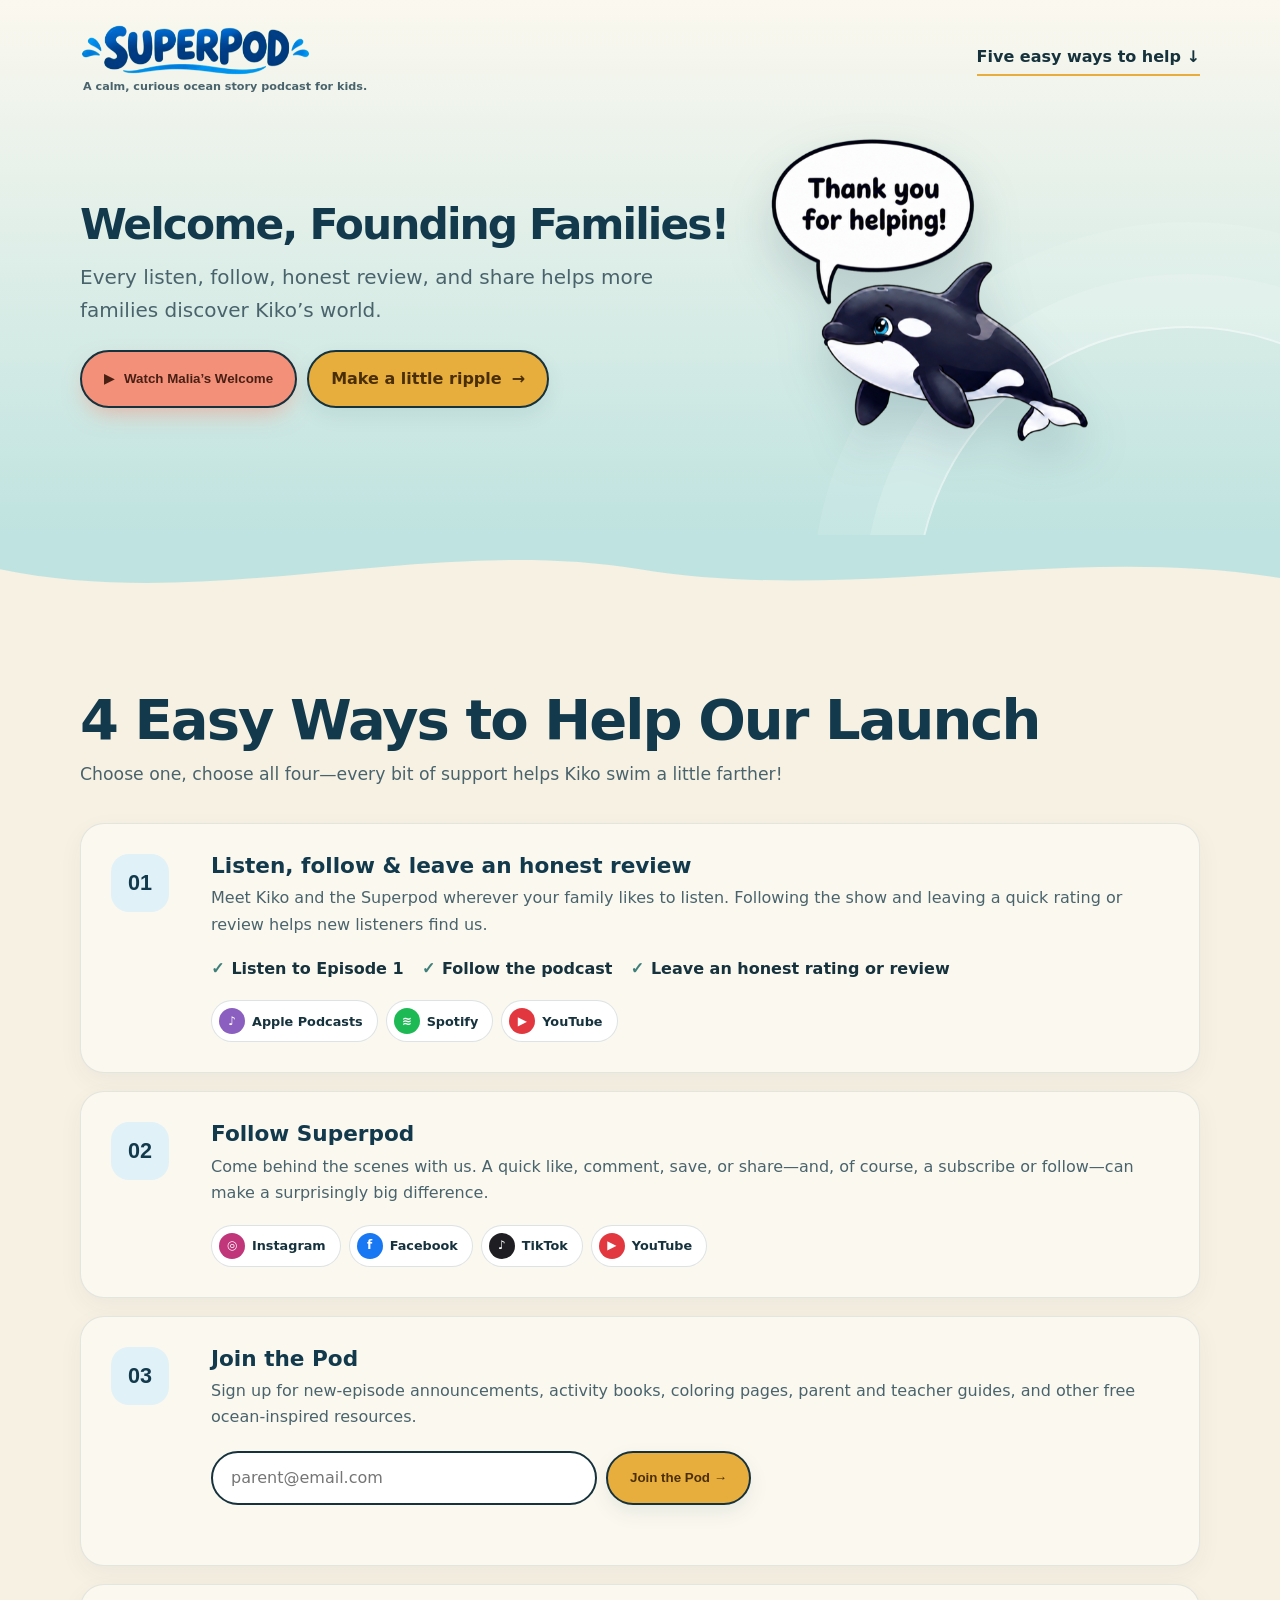
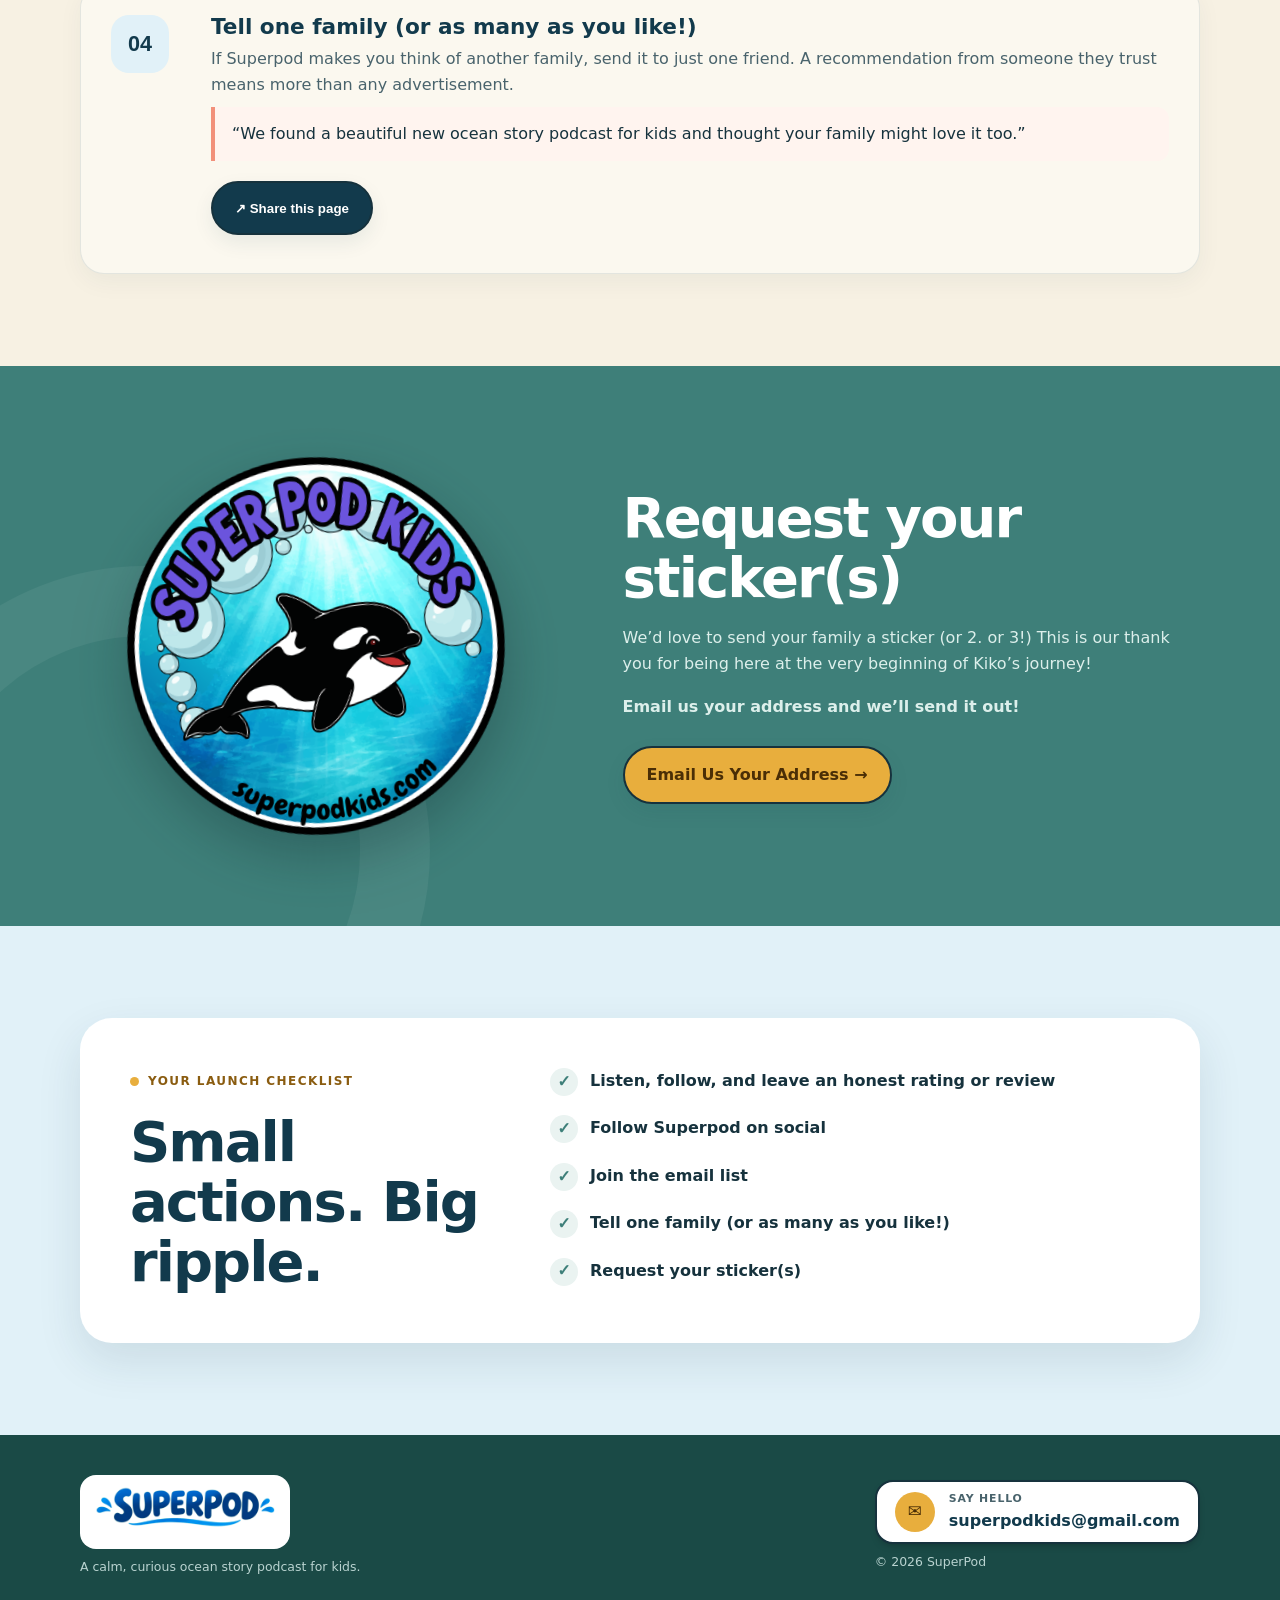
<file: foundingfamilies/index.html>
<!doctype html>
<html lang="en">
<head>
  <meta charset="utf-8">
  <meta name="viewport" content="width=device-width,initial-scale=1">
  <meta name="description" content="Welcome, Superpod Founding Families. Five easy ways to help Kiko and the Superpod reach more families.">
  <link rel="canonical" href="https://superpodkids.com/foundingfamilies/">
  <meta property="og:type" content="website">
  <meta property="og:site_name" content="SuperPod Kids">
  <meta property="og:title" content="Welcome, SuperPod Founding Families!">
  <meta property="og:description" content="Five easy ways to help Kiko and SuperPod reach more families.">
  <meta property="og:url" content="https://superpodkids.com/foundingfamilies/">
  <meta property="og:image" content="https://superpodkids.com/assets/pod/hero-shot.png">
  <meta name="twitter:card" content="summary_large_image">
  <meta name="twitter:title" content="Welcome, SuperPod Founding Families!">
  <meta name="twitter:description" content="Five easy ways to help Kiko and SuperPod reach more families.">
  <meta name="twitter:image" content="https://superpodkids.com/assets/pod/hero-shot.png">
  <title>Superpod Founding Families</title>
  <style>
    :root{--cream:#F7F1E3;--paper:#FBF8EF;--ink:#16323D;--muted:#49636c;--navy:#123A4C;--teal:#3E7F79;--deep:#1A4A46;--foam:#EAF3F1;--sky:#E1F1F8;--gold:#E8AE3D;--coral:#F2907A;--apple:#8B5FBF;--spotify:#1DB954;--youtube:#E2373F;--instagram:#C1367B;--facebook:#1877F2;--tiktok:#1F1F23;--radius:24px;--shadow:0 18px 45px rgba(18,58,76,.11)}
    *{box-sizing:border-box}
    html{scroll-behavior:smooth}
    body{margin:0;background:var(--cream);color:var(--ink);font-family:"Avenir Next",Avenir,"Segoe UI",system-ui,sans-serif;line-height:1.65}
    a{color:inherit}
    h1,h2,h3{font-family:ui-rounded,"Arial Rounded MT Bold","Trebuchet MS",system-ui,sans-serif;line-height:1.08;margin:0;color:var(--navy)}
    h1{font-size:clamp(2.35rem,5vw,3.8rem);letter-spacing:-.045em;max-width:13ch}
    h2{font-size:clamp(2rem,5vw,3.5rem);letter-spacing:-.035em}
    h3{font-size:1.35rem}
    p{margin:0}
    .wrap{width:min(1120px,calc(100% - 40px));margin:auto}
    .nav{min-height:76px;display:flex;align-items:center;justify-content:space-between;gap:24px}.nav-brand-group{display:grid;justify-items:start;gap:2px}.nav-tagline{font-size:.7rem;line-height:1.2;color:var(--muted);font-weight:700;margin:0 0 0 3px}
    .brand{display:inline-flex;text-decoration:none}.brand img{display:block;width:230px;max-width:48vw;height:auto}
    .nav-cta{font-weight:800;text-decoration:none;border-bottom:2px solid var(--gold);padding:4px 0}
    .hero{position:relative;overflow:hidden;padding:20px 0 55px;background:linear-gradient(180deg,var(--paper),#bfe3e0)}
    .hero:after{content:"";position:absolute;width:540px;height:540px;border:2px solid rgba(255,255,255,.55);border-radius:50%;right:-180px;bottom:-335px;box-shadow:0 0 0 52px rgba(255,255,255,.14),0 0 0 104px rgba(255,255,255,.09)}
    .hero-grid{position:relative;z-index:1;display:grid;grid-template-columns:1.05fr .95fr;gap:45px;align-items:center;padding-top:34px}
    .eyebrow{display:inline-flex;align-items:center;gap:9px;font-weight:900;text-transform:uppercase;letter-spacing:.12em;font-size:.75rem;color:#8A5C10;margin-bottom:20px}
    .eyebrow:before{content:"";width:9px;height:9px;border-radius:50%;background:var(--gold)}
    .hero-message{font-size:clamp(1.08rem,1.8vw,1.25rem);max-width:37rem;color:var(--muted);margin:18px 0 23px}.hero-message strong{color:var(--ink)}
    .button{display:inline-flex;align-items:center;justify-content:center;gap:10px;min-height:54px;padding:14px 22px;border:2px solid var(--ink);border-radius:999px;text-decoration:none;font-weight:900;transition:.18s ease;background:white;box-shadow:0 8px 20px rgba(18,58,76,.08)}
    .button:hover{transform:translateY(-2px);box-shadow:0 12px 26px rgba(18,58,76,.16)}
    .button:focus-visible{outline:4px solid rgba(232,174,61,.55);outline-offset:3px}
    .button.primary{background:var(--gold);color:#4A2E06}.button.light{border-color:rgba(255,255,255,.6);color:white;background:rgba(255,255,255,.1)}
    .hero-copy h1{font-size:clamp(1.75rem,3.4vw,2.65rem);max-width:none;white-space:nowrap}.hero-copy .hero-message{margin-top:13px}.hero-actions{display:flex;flex-wrap:wrap;gap:10px}.hero-actions .button{cursor:pointer}.video-cta{background:var(--coral);color:#4A1F13;box-shadow:0 10px 24px -8px rgba(242,144,122,.7)}.video-cta:hover{background:#f6a58f}.hero-side{position:relative;min-height:350px}.kiko-wrap{position:absolute;inset:-45px 35px -30px -155px;display:flex;align-items:center;justify-content:center}.kiko{width:100%;height:100%;object-fit:contain;transform:scale(1.16);transform-origin:center;filter:drop-shadow(0 18px 20px rgba(18,58,76,.18))}
    .hero-card h2{font-size:1.45rem}.hero-card p{color:var(--muted);margin-top:11px}.video-link{display:inline-flex;align-items:center;gap:8px;margin-top:17px;font-weight:900;color:var(--navy);background:none;border:0;border-bottom:2px solid var(--gold);padding:0 0 3px;cursor:pointer;font:inherit}.play-dot{display:grid;place-items:center;width:27px;height:27px;border-radius:50%;background:var(--gold);font-size:.72rem}
    .signature{font-weight:900;color:var(--navy);margin-top:20px!important}
    .wave-divider{display:block;width:100%;height:clamp(46px,8vw,88px);margin-top:-1px;background:#bfe3e0}.wave-divider svg{display:block;width:100%;height:100%}
    .section{padding:68px 0 92px}.section-head{margin-bottom:34px}.section-head p{max-width:46rem;color:var(--muted);margin-top:10px;font-size:1.08rem}
    .steps{display:grid;gap:18px}.step{display:grid;grid-template-columns:76px 1fr;gap:24px;background:var(--paper);border:1px solid rgba(18,58,76,.1);border-radius:var(--radius);padding:30px;box-shadow:0 8px 24px rgba(18,58,76,.05)}
    .number{width:58px;height:58px;border-radius:18px;background:var(--sky);display:grid;place-items:center;font:900 1.35rem ui-rounded,"Arial Rounded MT Bold",sans-serif;color:var(--navy)}
    .step p{color:var(--muted);margin-top:8px}.actions{display:flex;flex-wrap:wrap;gap:10px;margin-top:20px}
    .platform-panel{display:flex;flex-wrap:wrap;gap:8px;margin-top:18px}.platform-badge{display:inline-flex;align-items:center;gap:7px;min-height:42px;padding:7px 14px 7px 7px;border:1px solid rgba(18,58,76,.14);border-radius:999px;background:#fff;color:var(--ink);font-size:.8rem;font-weight:850;text-decoration:none;transition:.18s ease}.platform-badge:hover{transform:translateY(-2px);box-shadow:0 8px 18px -8px rgba(18,58,76,.35)}.platform-badge:focus-visible{outline:3px solid var(--teal);outline-offset:2px}.pf-icon{width:26px;height:26px;display:grid;place-items:center;flex:none;border-radius:50%;background:var(--pf);color:white;font-size:.75rem;font-weight:900}.platform-badge.apple{--pf:var(--apple)}.platform-badge.spotify{--pf:var(--spotify)}.platform-badge.youtube{--pf:var(--youtube)}.platform-badge.instagram{--pf:var(--instagram)}.platform-badge.facebook{--pf:var(--facebook)}.platform-badge.tiktok{--pf:var(--tiktok)}
    .mini-list{display:flex;flex-wrap:wrap;gap:8px 18px;margin-top:18px;color:var(--ink);font-weight:750}.mini-list span:before{content:"✓";color:var(--teal);font-weight:1000;margin-right:7px}
    .signup-form{display:flex;gap:9px;max-width:540px;margin-top:20px}.signup-form input{min-width:0;flex:1;min-height:52px;border:2px solid var(--ink);border-radius:999px;background:white;padding:12px 18px;font:inherit;color:var(--ink)}.signup-form input:focus{outline:4px solid rgba(232,174,61,.4);outline-offset:2px}.signup-form .button{min-height:52px;cursor:pointer}.signup-status{min-height:1.5em;margin-top:8px!important;font-size:.9rem;font-weight:750}.signup-status.success{color:var(--teal)}.signup-status.error{color:#A24A34}
    .share-note{margin-top:18px;padding:14px 17px;border-left:4px solid var(--coral);background:#fff4ef;border-radius:0 12px 12px 0;color:var(--ink)!important}
    .sticker{padding:90px 0;background:var(--teal);color:var(--foam);position:relative;overflow:hidden}.sticker:before{content:"";position:absolute;inset:auto auto -210px -140px;width:430px;height:430px;border-radius:50%;border:70px solid rgba(255,255,255,.06)}
    .sticker-grid{position:relative;display:grid;grid-template-columns:.9fr 1.1fr;gap:70px;align-items:center}.sticker h2,.sticker h3{color:white}.sticker p{color:#dcefeb;margin-top:16px}.sticker-art{display:block;width:min(380px,82vw);height:auto;margin:auto;transform:rotate(-7deg);filter:drop-shadow(0 22px 28px rgba(7,27,36,.28))}.sticker .button{margin-top:26px}
    .checklist{padding:92px 0;background:var(--sky)}.check-card{display:grid;grid-template-columns:.75fr 1.25fr;gap:60px;background:white;border-radius:32px;padding:50px;box-shadow:var(--shadow)}
    .check-items{display:grid;gap:12px}.check-item{display:flex;gap:12px;align-items:flex-start;font-weight:750}.check-item:before{content:"✓";flex:0 0 28px;width:28px;height:28px;display:grid;place-items:center;border-radius:50%;background:var(--foam);color:var(--teal);font-weight:1000}
    footer{background:var(--deep);color:var(--foam);padding:40px 0}.footer-row{display:flex;justify-content:space-between;align-items:center;gap:25px}.footer-row a{color:white;font-weight:800}.footer-logo-box{display:inline-block;background:white;border-radius:16px;padding:11px 15px}.footer-logo-box img{width:180px;max-width:42vw}.footer-contact{text-align:left}.contact-card{display:inline-flex;align-items:center;gap:14px;background:#fff;border:2px solid var(--ink);border-radius:18px;padding:8px 18px;color:var(--ink)!important;text-decoration:none;box-shadow:0 4px 10px -5px rgba(0,0,0,.4);transition:.18s ease}.contact-card:hover{background:var(--cream);transform:translateY(-2px)}.contact-icon{width:40px;height:40px;display:grid;place-items:center;border-radius:50%;background:var(--gold);color:#4A2E06;font-size:1.05rem}.contact-copy{display:grid}.contact-label{font-size:.68rem;text-transform:uppercase;letter-spacing:.08em;color:var(--muted)}.contact-email{font-size:1rem;color:var(--navy)}.tiny{font-size:.78rem;color:#b9d3d0;margin-top:8px}
    dialog{width:min(820px,calc(100% - 30px));padding:0;border:0;border-radius:24px;background:var(--deep);color:white;box-shadow:0 24px 80px rgba(0,0,0,.4)}dialog::backdrop{background:rgba(7,27,36,.78);backdrop-filter:blur(4px)}.modal-head{display:flex;justify-content:space-between;align-items:center;padding:18px 22px}.modal-head h2{color:white;font-size:1.35rem}.modal-close{width:40px;height:40px;border:0;border-radius:50%;background:rgba(255,255,255,.12);color:white;font-size:1.4rem;cursor:pointer}.video-frame{aspect-ratio:16/9;background:#071b24;display:grid;place-items:center}.video-frame iframe{width:100%;height:100%;border:0}.video-placeholder{padding:30px;text-align:center;color:#b9d3d0}.share-status{font-size:.88rem;color:var(--teal);margin-top:8px!important;font-weight:800}
    @media(max-width:760px){.hero-grid,.sticker-grid,.check-card{grid-template-columns:1fr}.hero-grid{gap:12px;padding-top:25px}.hero-copy h1{white-space:normal}.hero-side{min-height:320px}.kiko-wrap{inset:-20px 25px -15px -85px}.kiko{transform:scale(1.08)}.section{padding:54px 0 68px}.step{grid-template-columns:1fr}.number{width:48px;height:48px}.platform-panel{display:grid;grid-template-columns:1fr 1fr}.platform-badge{justify-content:flex-start}.signup-form{flex-direction:column}.sticker-grid{gap:48px}.check-card{padding:30px;gap:30px}.footer-row{align-items:flex-start;flex-direction:column}.nav-cta{font-size:.82rem}.nav-tagline{font-size:.6rem;max-width:210px}.brand img{width:190px}}
    @media(prefers-reduced-motion:reduce){html{scroll-behavior:auto}.button{transition:none}}
  </style>
</head>
<body>
  <!-- REPLACE every href beginning with REPLACE_ with your final destination URL before publishing. -->
  <header class="hero" id="top">
    <nav class="nav wrap" aria-label="Main navigation"><div class="nav-brand-group"><a class="brand" href="https://superpodkids.com" aria-label="Visit the Superpod Kids homepage"><img src="assets/logo.png" alt="Superpod"></a><p class="nav-tagline">A calm, curious ocean story podcast for kids.</p></div><a class="nav-cta" href="#ways">Five easy ways to help ↓</a></nav>
    <div class="hero-grid wrap">
      <div class="hero-copy"><h1>Welcome, Founding Families!</h1><p class="hero-message">Every listen, follow, honest review, and share helps more families discover Kiko’s world.</p><div class="hero-actions"><button class="button video-cta" type="button" id="openVideo"><span aria-hidden="true">▶</span> Watch Malia’s Welcome</button><a class="button primary" href="#ways">Make a little ripple <span aria-hidden="true">→</span></a></div></div>
      <div class="hero-side"><div class="kiko-wrap"><img class="kiko" src="assets/kiko-thankyou.png" alt="Kiko saying, ‘Thank you for helping!’"></div></div>
    </div>
  </header>
  <div class="wave-divider" aria-hidden="true"><svg viewBox="0 0 1440 100" preserveAspectRatio="none"><path d="M0,40 C240,90 480,0 720,40 C960,80 1200,10 1440,50 L1440,100 L0,100 Z" fill="#F7F1E3"/></svg></div>

  <main>
    <section class="section" id="ways"><div class="wrap"><div class="section-head"><h2>4 Easy Ways to Help Our Launch</h2><p>Choose one, choose all four—every bit of support helps Kiko swim a little farther!</p></div>
      <div class="steps">
        <article class="step"><div class="number">01</div><div><h3>Listen, follow &amp; leave an honest review</h3><p>Meet Kiko and the Superpod wherever your family likes to listen. Following the show and leaving a quick rating or review helps new listeners find us.</p><div class="mini-list"><span>Listen to Episode 1</span><span>Follow the podcast</span><span>Leave an honest rating or review</span></div><div class="platform-panel"><a class="platform-badge apple" href="https://podcasts.apple.com/us/podcast/superpod-kids/id6798877660" target="_blank" rel="noopener noreferrer"><span class="pf-icon">♪</span>Apple Podcasts</a><a class="platform-badge spotify" href="https://open.spotify.com/show/0342GcWwxsIphIWlOLMzD1" target="_blank" rel="noopener noreferrer"><span class="pf-icon">≋</span>Spotify</a><a class="platform-badge youtube" href="https://www.youtube.com/@superpodkids" target="_blank" rel="noopener noreferrer"><span class="pf-icon">▶</span>YouTube</a></div></div></article>
        <article class="step"><div class="number">02</div><div><h3>Follow Superpod</h3><p>Come behind the scenes with us. A quick like, comment, save, or share—and, of course, a subscribe or follow—can make a surprisingly big difference.</p><div class="platform-panel"><a class="platform-badge instagram" href="https://www.instagram.com/superpodkids" target="_blank" rel="noopener noreferrer"><span class="pf-icon">◎</span>Instagram</a><a class="platform-badge facebook" href="https://www.facebook.com/superpodkids" target="_blank" rel="noopener noreferrer"><span class="pf-icon">f</span>Facebook</a><a class="platform-badge tiktok" href="https://www.tiktok.com/@superpodkids" target="_blank" rel="noopener noreferrer"><span class="pf-icon">♪</span>TikTok</a><a class="platform-badge youtube" href="https://www.youtube.com/@superpodkids" target="_blank" rel="noopener noreferrer"><span class="pf-icon">▶</span>YouTube</a></div></div></article>
        <article class="step"><div class="number">03</div><div><h3>Join the Pod</h3><p>Sign up for new-episode announcements, activity books, coloring pages, parent and teacher guides, and other free ocean-inspired resources.</p><form class="signup-form" id="kitSignupForm"><label for="podEmail" style="position:absolute;width:1px;height:1px;overflow:hidden;clip:rect(0 0 0 0)">Email address</label><input id="podEmail" name="email" type="email" autocomplete="email" placeholder="parent@email.com" required><button class="button primary" type="submit">Join the Pod →</button></form><p class="signup-status" id="signupStatus" aria-live="polite"></p></div></article>
        <article class="step"><div class="number">04</div><div><h3>Tell one family (or as many as you like!)</h3><p>If Superpod makes you think of another family, send it to just one friend. A recommendation from someone they trust means more than any advertisement.</p><p class="share-note">“We found a beautiful new ocean story podcast for kids and thought your family might love it too.”</p><div class="actions"><button class="button" id="shareButton" type="button" style="background:var(--navy);color:white;cursor:pointer">↗ Share this page</button></div><p class="share-status" id="shareStatus" aria-live="polite"></p></div></article>
      </div>
    </div></section>

    <section class="sticker" id="sticker"><div class="wrap sticker-grid"><img class="sticker-art" src="assets/sticker.png" alt="Superpod Kids sticker"><div><h2>Request your sticker(s)</h2><p>We’d love to send your family a sticker (or 2. or 3!) This is our thank you for being here at the very beginning of Kiko’s journey!</p><p><strong>Email us your address and we’ll send it out!</strong></p><a class="button primary" href="mailto:superpodkids@gmail.com?subject=Superpod%20Sticker%20Request&amp;body=Hi%20Malia%20and%20Cody,%0A%0APlease%20send%20my%20Superpod%20sticker(s)%20to:%0A%0AName:%0AAddress:%0ANumber%20of%20stickers:%0A">Email Us Your Address →</a></div></div></section>

    <section class="checklist"><div class="wrap check-card"><div><div class="eyebrow">Your launch checklist</div><h2>Small actions. Big ripple.</h2></div><div class="check-items"><div class="check-item">Listen, follow, and leave an honest rating or review</div><div class="check-item">Follow Superpod on social</div><div class="check-item">Join the email list</div><div class="check-item">Tell one family (or as many as you like!)</div><div class="check-item">Request your sticker(s)</div></div></div></section>
  </main>

  <footer><div class="wrap footer-row"><div><a class="footer-logo-box" href="https://superpodkids.com"><img src="assets/logo.png" alt="Superpod"></a><p class="tiny">A calm, curious ocean story podcast for kids.</p></div><div class="footer-contact"><a class="contact-card" href="mailto:superpodkids@gmail.com"><span class="contact-icon" aria-hidden="true">✉</span><span class="contact-copy"><span class="contact-label">Say hello</span><span class="contact-email">superpodkids@gmail.com</span></span></a><p class="tiny">© 2026 SuperPod</p></div></div></footer>
  <dialog id="welcomeVideo" aria-labelledby="videoTitle"><div class="modal-head"><h2 id="videoTitle">Welcome from Malia</h2><button class="modal-close" id="closeVideo" type="button" aria-label="Close video">×</button></div><div class="video-frame" id="videoFrame" data-video-url="https://youtu.be/fH3-xxDoYQk"><p class="video-placeholder">Add your welcome video’s YouTube or Vimeo embed URL by replacing <strong>REPLACE_WELCOME_VIDEO_EMBED_URL</strong> in this file.</p></div></dialog>
  <script>
    const videoDialog=document.getElementById('welcomeVideo'),videoFrame=document.getElementById('videoFrame');
    document.getElementById('openVideo').addEventListener('click',()=>{const url=videoFrame.dataset.videoUrl;if(!url.startsWith('REPLACE_')&&!videoFrame.querySelector('iframe')){const idMatch=url.match(/(?:youtu\.be\/|youtube(?:-nocookie)?\.com\/(?:embed\/|watch\?v=))([\w-]{11})/);const embedUrl=idMatch?`https://www.youtube-nocookie.com/embed/${idMatch[1]}?rel=0&origin=${encodeURIComponent(location.origin)}`:url;const frame=document.createElement('iframe');frame.src=embedUrl;frame.title='Welcome from Malia';frame.allow='autoplay; fullscreen; picture-in-picture';frame.allowFullscreen=true;videoFrame.replaceChildren(frame)}videoDialog.showModal()});
    document.getElementById('closeVideo').addEventListener('click',()=>videoDialog.close());
    videoDialog.addEventListener('click',e=>{if(e.target===videoDialog)videoDialog.close()});
    const shareButton=document.getElementById('shareButton'),shareStatus=document.getElementById('shareStatus');
    shareButton.addEventListener('click',async()=>{const pageUrl=location.href;let copied=false;try{if(navigator.clipboard&&window.isSecureContext){await navigator.clipboard.writeText(pageUrl);copied=true}else{const field=document.createElement('textarea');field.value=pageUrl;field.setAttribute('readonly','');field.style.position='fixed';field.style.opacity='0';document.body.appendChild(field);field.select();copied=document.execCommand('copy');field.remove()}}catch(error){copied=false}shareStatus.textContent=copied?"Copied this page's address to share with a friend.":"We couldn't copy automatically. Please copy the address from your browser."});
    const signupForm=document.getElementById('kitSignupForm'),signupStatus=document.getElementById('signupStatus');
    signupForm.addEventListener('submit',async e=>{e.preventDefault();const email=signupForm.email.value.trim(),button=signupForm.querySelector('button');if(!email)return;button.disabled=true;button.textContent='Joining…';signupStatus.textContent='';try{const response=await fetch('https://api.convertkit.com/v3/forms/9052514/subscribe',{method:'POST',headers:{'Content-Type':'application/json'},body:JSON.stringify({api_key:'Z6OoHPvfFVRZTWzCBAXsWA',email})});if(!response.ok)throw new Error('Signup failed');signupForm.reset();signupStatus.className='signup-status success';signupStatus.textContent='Welcome to the pod! Please check your inbox.'}catch(error){signupStatus.className='signup-status error';signupStatus.textContent='Something went wrong. Please try again in a moment.'}finally{button.disabled=false;button.textContent='Join the Pod →'}});
  </script>
</body>
</html>
</file>
<file: css/style.css>
@font-face {
  font-family: 'Baloo Two';
  font-weight: 400 800;
  font-style: normal;
  font-display: swap;
  src: url('../fonts/Baloo2-Variable.woff2') format('woff2');
}
@font-face {
  font-family: 'Nunito Kid';
  font-weight: 400 800;
  font-style: normal;
  font-display: swap;
  src: url('../fonts/Nunito-Variable.woff2') format('woff2');
}
@font-face {
  font-family: 'Chewy';
  font-weight: 400;
  font-style: normal;
  font-display: swap;
  src: url('../fonts/Chewy-Regular.woff2') format('woff2');
}

:root{
  /* ---- Brand colors: change these to re-theme the whole site ---- */
  --gold: #E8AE3D;       /* primary accent / buttons */
  --gold-ink: #8A5C10;   /* darker gold, used for text on light backgrounds */
  --coral: #F2907A;      /* secondary warm accent */
  --coral-ink: #A24A34;
  --teal: #6FA8A2;       /* mid-depth water */
  --teal-mid: #3E7F79;   /* getting deeper, still clearly teal */
  --teal-deep: #1A4A46;  /* deep teal (stays teal-hued, not navy) */
  --teal-abyss: #0F2724; /* darkest teal before Meet the Pod hands off to Humans */
  --navy: #123A4C;       /* brand navy */
  --navy-deep: #0A2530;
  --night: #071B24;      /* sleep-stories band */

  /* ---- Candidate palette (promoted to section backgrounds) ---- */
  --pacific-teal: #3B9CB7;   /* Human Pod band */
  --superpod-blue: #0878D1;  /* For Grown-Ups band */
  --sky-blue: #A9D8E8;       /* Contact band */
  --sky-blue-soft: #E1F1F8;  /* Listen/Follow cards on the beige hero */

  /* ---- Neutrals ---- */
  --cream: #F7F1E3;      /* main light background */
  --cream-2: #FBF8EF;    /* card surfaces on cream */
  --peach: #F6E3D3;      /* For Grown-Ups band — distinct from cream/cream-2 */
  --ink: #16323D;        /* body text on light backgrounds */
  --ink-soft: #3C5A63;
  --foam: #EAF3F1;       /* text on dark backgrounds */
  --foam-soft: #B9D3D0;

  /* ---- Kiko / character illustration colors ---- */
  --orca: #172129;       /* body + fins */
  --orca-belly: #FBF8EF; /* belly + eye patch */

  /* ---- Listening platforms (real brand colors, generic icons — not logo reproductions) ---- */
  --pf-apple: #8B5FBF;
  --pf-spotify: #1DB954;
  --pf-youtube: #E2373F;
  --pf-amazon: #17A6C4;
  --pf-iheart: #C6002B;

  /* ---- Social platforms ---- */
  --soc-instagram: #C1367B;
  --soc-facebook: #1877F2;
  --soc-youtube: #E2373F;
  --soc-tiktok: #1F1F23;

  /* ---- Type ---- */
  --display: 'Baloo Two', ui-rounded, 'Segoe UI Rounded', system-ui, sans-serif;
  --body: 'Nunito Kid', ui-rounded, system-ui, -apple-system, sans-serif;
}

*{ box-sizing: border-box; }
html{ scroll-behavior: smooth; font-size: 18px; }
body{
  margin: 0;
  background: var(--cream);
  color: var(--ink);
  font-family: var(--body);
  font-size: 1rem;
  line-height: 1.6;
}
img, svg{ display:block; max-width:100%; }

h1,h2,h3{
  font-family: var(--display);
  font-weight: 800;
  text-wrap: balance;
  margin: 0;
}
p{ margin:0; }
a{ color: inherit; }

.wrap{
  position: relative;
  z-index: 1;
  max-width: 1320px;
  margin: 0 auto;
  padding-inline: clamp(20px, 5vw, 48px);
}

/* anchor targets: keep section headings clear of the sticky nav when jumped to */
main [id]{ scroll-margin-top: 96px; }

.eyebrow{
  font-family: var(--body);
  font-weight: 800;
  font-size: 0.78rem;
  letter-spacing: 0.16em;
  text-transform: uppercase;
  display: inline-flex;
  align-items: center;
  gap: 0.5em;
}
.eyebrow::before{
  content: "";
  width: 7px; height: 7px;
  border-radius: 50%;
  background: currentColor;
  display: inline-block;
}

/* ---------- NAV ---------- */
.nav{
  position: sticky;
  top: 0;
  z-index: 40;
  display: flex;
  align-items: center;
  justify-content: space-between;
  gap: 24px;
  padding: 14px clamp(20px, 5vw, 48px);
  background: linear-gradient(180deg, #FBF8EF 0%, #BFE3E0 100%);
  transition: box-shadow .35s ease, padding .35s ease;
}
.nav.solid{
  box-shadow: 0 8px 24px rgba(18,58,76,0.1);
  padding-block: 10px;
}
.nav-brand{
  display: flex;
  align-items: center;
  text-decoration: none;
}
.nav-logo{ height: 42px; width: auto; display: block; }
.nav-links{
  display: flex;
  align-items: center;
  gap: clamp(14px, 2.4vw, 28px);
  list-style: none;
  margin: 0; padding: 0;
}
.nav-links a{
  text-decoration: none;
  font-weight: 700;
  font-size: 1.06rem;
  color: var(--ink-soft);
}
.nav-links a:hover{ color: var(--navy); }
.nav-links .btn{ padding: 9px 18px; font-size: 0.88rem; }
@media (max-width: 720px){ .nav-links a:not(.btn){ display:none; } }

.nav-toggle{
  display: none;
  width: 40px; height: 40px;
  flex: none;
  align-items: center;
  justify-content: center;
  border-radius: 10px;
  border: none;
  background: rgba(18,58,76,0.08);
  color: var(--navy);
  cursor: pointer;
}
.nav-toggle svg{ width: 22px; height: 22px; }
@media (max-width: 720px){ .nav-toggle{ display: flex; } }

.mobile-menu-backdrop{
  position: fixed;
  inset: 0;
  z-index: 44;
  background: rgba(7,27,36,0.45);
  opacity: 0;
  pointer-events: none;
  transition: opacity .25s ease;
}
.mobile-menu-backdrop.is-open{ opacity: 1; pointer-events: auto; }

.mobile-menu{
  position: fixed;
  top: 0; right: 0; bottom: 0;
  z-index: 45;
  width: min(78vw, 320px);
  background: linear-gradient(180deg, #FBF8EF 0%, #BFE3E0 100%);
  box-shadow: -10px 0 30px rgba(18,58,76,0.18);
  padding: 20px 28px 32px;
  display: flex;
  flex-direction: column;
  transform: translateX(100%);
  transition: transform .3s ease;
}
.mobile-menu.is-open{ transform: translateX(0); }
.mobile-menu-close{
  align-self: flex-end;
  width: 36px; height: 36px;
  border-radius: 50%;
  border: none;
  background: rgba(18,58,76,0.08);
  color: var(--navy);
  display: flex;
  align-items: center;
  justify-content: center;
  cursor: pointer;
  margin-bottom: 26px;
}
.mobile-menu-close svg{ width: 18px; height: 18px; }
.mobile-menu-links{
  display: flex;
  flex-direction: column;
  gap: 22px;
}
.mobile-menu-links a{
  text-decoration: none;
  font-weight: 700;
  font-size: 1.1rem;
  color: var(--ink-soft);
}
.mobile-menu-links a.btn{
  margin-top: 10px;
  font-size: 1rem;
  align-self: flex-start;
}

/* ---------- BUTTONS ---------- */
.btn{
  display: inline-flex;
  align-items: center;
  justify-content: center;
  gap: 0.5em;
  font-family: var(--body);
  font-weight: 800;
  font-size: 1rem;
  text-decoration: none;
  padding: 14px 28px;
  border-radius: 999px;
  border: 2px solid var(--ink);
  box-shadow: 0 4px 10px -5px rgba(22,50,61,0.4);
  cursor: pointer;
  transition: transform .18s ease, box-shadow .18s ease, background-color .18s ease, color .18s ease;
}
.btn:focus-visible{ outline: 3px solid var(--teal); outline-offset: 3px; }
.btn-listen{
  font-size: 1.3rem;
  padding: 20px 56px;
  min-width: min(260px, 100%);
  box-shadow: 0 14px 30px -8px rgba(232,174,61,0.85), 0 4px 10px -4px rgba(22,50,61,0.4);
}
.btn-listen .btn-icon{ width: 22px; height: 22px; }
.btn:hover{ transform: translateY(-2px); }
.btn-primary{ background: var(--gold); color: #4A2E06; box-shadow: 0 10px 24px -8px rgba(232,174,61,0.7), 0 3px 8px -4px rgba(22,50,61,0.35); }
.btn-primary:hover{ background: #eeb955; }
.btn-outline-dark{ border-color: var(--ink); color: var(--navy); }
.btn-outline-dark:hover{ border-color: var(--ink); background: rgba(18,58,76,0.06); }
.btn-outline-light{ border-color: rgba(234,243,241,0.4); color: var(--foam); }
.btn-outline-light:hover{ border-color: var(--foam); background: rgba(234,243,241,0.1); }
.btn-coral{ background: var(--coral); color: #4A1F13; box-shadow: 0 10px 24px -8px rgba(242,144,122,0.7), 0 3px 8px -4px rgba(22,50,61,0.35); }
.btn-coral:hover{ background: #f6a58f; }
.btn-icon{ width: 16px; height: 16px; flex: none; }

/* ---------- HERO ---------- */
.hero{
  background: var(--cream);
  overflow: hidden;
  padding-top: clamp(24px, 5vw, 40px);
}
.hero-inner{
  position: relative;
  z-index: 1;
  display: grid;
  grid-template-columns: 1.1fr 0.9fr;
  align-items: center;
  gap: clamp(28px, 5vw, 56px);
  padding-top: clamp(20px, 4vw, 40px);
  padding-bottom: clamp(20px, 3vw, 36px);
}
@media (max-width: 880px){
  .hero-inner{ grid-template-columns: 1fr; text-align: center; padding-bottom: clamp(24px, 5vw, 40px); }
  .hero-copy{ order: 1; }
  .hero-art{ order: 2; }
  .hero-ctas{ justify-content: center; }
  .hero-copy .eyebrow{ justify-content: center; }
  .hero-copy p.lede{ margin-inline: auto; }
  .hero-features-list{ justify-content: center; }
  .hero-signup{ margin-inline: auto; }
}
.hero-copy .eyebrow{ color: var(--gold-ink); margin-bottom: 18px; }
.hero-copy h1{
  font-size: clamp(2.6rem, 5.4vw, 4.2rem);
  color: var(--navy);
  line-height: 1.05;
}
.hero-copy p.lede{
  margin-top: 22px;
  font-size: 1.3rem;
  color: var(--ink-soft);
  max-width: 46ch;
}
.hero-ctas{
  display: flex;
  flex-wrap: wrap;
  gap: 16px;
  margin-top: 30px;
}

.hero-features{
  margin-top: 30px;
  padding-top: 22px;
  border-top: 2px dashed rgba(18,58,76,0.14);
}
.hero-features-title{
  font-family: var(--display);
  font-weight: 800;
  font-size: 1.05rem;
  letter-spacing: 0.02em;
  color: var(--navy);
}
.hero-features-list{
  list-style: none;
  margin: 14px 0 0;
  padding: 0;
  display: flex;
  flex-wrap: wrap;
  gap: 10px 22px;
}
.hero-features-list li{
  display: inline-flex;
  align-items: center;
  gap: 8px;
  font-weight: 700;
  color: var(--ink-soft);
  font-size: 0.96rem;
}
.hero-feature-icon{ font-size: 1.15rem; line-height: 1; flex: none; }

.hero-art{ position: relative; }
.kiko-animation{
  width: 100%;
  max-width: 480px;
  margin-inline: auto;
  display: block;
  filter: drop-shadow(0 24px 40px rgba(18,58,76,0.18));
}
.hero-quote{
  margin-top: 10px;
  text-align: center;
  font-family: var(--display);
  font-weight: 700;
  font-size: 1.15rem;
  color: var(--navy);
}
.hero-quote span{
  font-family: var(--body);
  font-weight: 700;
  font-size: 0.85rem;
  color: var(--ink-soft);
}

.hero-signup{
  margin-top: 26px;
  max-width: 420px;
  padding-top: 22px;
  border-top: 2px dashed rgba(18,58,76,0.14);
  text-align: left;
}
.hero-signup-label{
  display: flex;
  align-items: center;
  justify-content: flex-start;
  gap: 8px;
  font-weight: 800;
  font-size: clamp(1.1rem, 1.8vw, 1.35rem);
  letter-spacing: 0.03em;
  color: var(--gold-ink);
}
.hero-signup-icon{ width: 22px; height: 22px; flex: none; }
.hero-signup-sub{
  margin-top: 6px;
  font-size: 0.95rem;
  color: var(--ink-soft);
  max-width: 38ch;
}
.hero-signup .signup-form{ margin-top: 14px; justify-content: flex-start; }
.hero-signup .signup-fine{ margin-top: 12px; }
.signup-status{
  margin-top: 12px;
  min-height: 1.3em;
  font-size: 0.88rem;
  font-weight: 700;
  color: var(--teal-deep);
}
.signup-status.is-error{ color: var(--coral-ink); }
.signup-credit{ margin-top: 8px; font-size: 0.78rem; color: var(--ink-soft); opacity: 0.8; }

/* ---------- LISTEN & FOLLOW (inside the beige hero) ---------- */
.hero-listen-follow{
  margin-top: clamp(6px, 2vw, 18px);
  padding-bottom: clamp(28px, 5vw, 48px);
}
.listen-follow-grid{
  display: grid;
  grid-template-columns: 1fr 1fr;
  gap: clamp(16px, 2.4vw, 22px);
  align-items: stretch;
}
@media (max-width: 820px){ .listen-follow-grid{ grid-template-columns: 1fr; } }
.listen-card{
  background: var(--sky-blue-soft);
  border-radius: 22px;
  padding: clamp(18px, 2.2vw, 24px);
  border: 1px solid rgba(18,58,76,0.08);
  box-shadow: 0 10px 22px -18px rgba(18,58,76,0.4);
}
.listen-card-title{
  font-family: var(--display);
  font-weight: 800;
  font-size: 1.15rem;
  letter-spacing: 0.02em;
  color: var(--navy);
}
.listen-card-sub{
  margin-top: 4px;
  font-size: 0.9rem;
  color: var(--ink-soft);
}
.platform-panel{
  margin-top: 14px;
  display: flex;
  flex-wrap: wrap;
  align-items: center;
  gap: 7px;
}
@media (max-width: 540px){
  .platform-panel{ display: grid; grid-template-columns: 1fr 1fr; }
  .platform-badge{ justify-content: center; }
}
.platform-badge{
  display: inline-flex;
  align-items: center;
  gap: 6px;
  padding: 6px 12px 6px 6px;
  border-radius: 999px;
  background: #fff;
  border: 1px solid rgba(18,58,76,0.14);
  font-weight: 800;
  font-size: 0.78rem;
  color: var(--ink);
  text-decoration: none;
  min-height: 40px;
  transition: transform .18s ease, box-shadow .18s ease, border-color .18s ease;
}
.platform-badge:hover{ transform: translateY(-2px); box-shadow: 0 8px 18px -8px rgba(18,58,76,0.35); }
.platform-badge:focus-visible{ outline: 3px solid var(--teal); outline-offset: 2px; }
.platform-badge .pf-icon{
  width: 22px; height: 22px;
  border-radius: 50%;
  background: var(--pf);
  color: #fff;
  display: flex; align-items: center; justify-content: center;
  flex: none;
}
.platform-badge .pf-icon svg{ width: 13px; height: 13px; }

.kiko-stage{
  position: relative;
  width: 100%;
  aspect-ratio: 1 / 0.86;
}
.kiko-stage svg{ width: 100%; height: 100%; overflow: visible; }
.kiko-swim{ animation: swim 6s ease-in-out infinite; transform-origin: 50% 50%; }
@keyframes swim{
  0%, 100%{ transform: translateY(0) rotate(-1.5deg); }
  50%{ transform: translateY(-14px) rotate(1.5deg); }
}
.bubble{ fill: rgba(111,168,162,0.5); }
.bubble-field .bubble{ animation: rise 5.5s ease-in infinite; }
.bubble-field .bubble:nth-child(2){ animation-delay: 1.1s; }
.bubble-field .bubble:nth-child(3){ animation-delay: 2.3s; }
.bubble-field .bubble:nth-child(4){ animation-delay: 3.4s; }
.bubble-field .bubble:nth-child(5){ animation-delay: .6s; }
@keyframes rise{
  0%{ transform: translateY(0); opacity: 0; }
  12%{ opacity: .8; }
  85%{ opacity: .3; }
  100%{ transform: translateY(-120px); opacity: 0; }
}

.wave-divider{ display:block; width:100%; height: clamp(46px, 8vw, 96px); }
.wave-divider svg{ width:100%; height:100%; display:block; }
/* prevents a hairline sliver of the body background from showing between
   adjacent bands due to sub-pixel rounding of clamp()-based heights */
.band-season, .band-pod, .band-humans, .band-grownups, .band-sleep, .band-press, .band-footer{
  margin-top: -1px;
}

/* ---------- POD (mid band) ---------- */
.band-pod{
  background: var(--teal-mid);
  color: var(--foam);
  padding-top: clamp(28px, 4vw, 48px);
}
.band-pod > .wrap{ padding-bottom: clamp(50px, 8vw, 90px); }
.band-head{ max-width: 62ch; margin-bottom: clamp(34px, 6vw, 54px); }
.band-season .band-head, .band-pod .band-head{ max-width: none; }
.band-press .band-head{ margin-bottom: 10px; }
.band-pod .eyebrow{ color: #E7FFFA; opacity: .85; margin-bottom: 14px; }
.band-pod h2{ font-size: clamp(1.9rem, 3.6vw, 2.7rem); color: #fff; }
.band-pod .band-sub{ margin-top: 14px; font-size: 1.05rem; color: #DCF1EE; }

.pod-grid{
  display: grid;
  grid-template-columns: repeat(4, 1fr);
  gap: clamp(16px, 2.4vw, 24px);
}
@media (max-width: 920px){ .pod-grid{ grid-template-columns: repeat(2, 1fr); } }
@media (max-width: 520px){ .pod-grid{ grid-template-columns: 1fr; } }

.pod-card{
  background: var(--foam-soft);
  border: 1px solid rgba(18,58,76,0.14);
  border-radius: 20px;
  padding: 26px 22px;
  transition: transform .25s ease, background-color .25s ease;
}
.pod-card:hover{ transform: translateY(-6px); background: #AEC9C6; }
.pod-photo{
  width: 100%;
  aspect-ratio: 1 / 1;
  border-radius: 16px;
  overflow: hidden;
  margin-bottom: 16px;
  background: rgba(18,58,76,0.08);
}
.pod-photo img{ width: 100%; height: 100%; object-fit: cover; display: block; }
.pod-card h3{ font-size: 1.32rem; color: var(--ink); }
.pod-role{
  font-weight: 800; font-size: 0.72rem; letter-spacing: .1em; text-transform: uppercase;
  margin-top: 4px; opacity: .8; color: var(--ink);
}
.pod-card p.trait{ margin-top: 12px; font-size: 0.96rem; color: var(--ink-soft); }

/* ---------- THE HUMAN POD ---------- */
.band-humans{
  background: var(--sky-blue);
  padding-top: clamp(50px, 8vw, 96px);
}
.band-humans > .wrap{ padding-bottom: clamp(50px, 8vw, 96px); }
.humans-inner{
  display: grid;
  grid-template-columns: 1fr 1.1fr;
  gap: clamp(28px, 4vw, 48px);
  align-items: center;
}
@media (max-width: 820px){ .humans-inner{ grid-template-columns: 1fr; text-align: center; } }
.humans-photo{ border-radius: 20px; overflow: hidden; aspect-ratio: 3 / 2; }
.humans-photo img{ width: 100%; height: 100%; object-fit: cover; display: block; }
.humans-copy .eyebrow{ color: var(--gold-ink); margin-bottom: 14px; }
.humans-copy h2{ font-size: clamp(1.6rem, 2.6vw, 2.15rem); color: var(--navy); white-space: nowrap; }
@media (max-width: 820px){ .humans-copy h2{ white-space: normal; } }
.humans-copy .lede{ margin-top: 16px; font-size: 1.05rem; color: var(--ink-soft); max-width: 56ch; }
@media (max-width: 820px){ .humans-copy .lede{ margin-inline: auto; } }
.soundtrack-links{ display: inline-flex; align-items: center; gap: 6px; margin-left: 6px; vertical-align: middle; }
.soundtrack-icon{
  display: inline-flex; align-items: center; justify-content: center;
  width: 1.15em; height: 1.15em;
  border-radius: 50%;
  background: var(--pf);
  color: #fff;
  flex: none;
  transition: transform .18s ease, box-shadow .18s ease;
}
.soundtrack-icon svg{ width: 60%; height: 60%; }
.soundtrack-icon:hover{ transform: translateY(-1px); box-shadow: 0 4px 10px -4px rgba(18,58,76,0.45); }
.soundtrack-icon:focus-visible{ outline: 3px solid var(--teal); outline-offset: 2px; }

/* ---------- PRESS & CONTACT ---------- */
.band-press{
  background: var(--sky-blue);
  color: var(--ink);
  padding-top: clamp(50px, 8vw, 88px);
}
.band-press > .wrap{ padding-bottom: clamp(40px, 6vw, 64px); }
.band-press .eyebrow{ color: var(--gold-ink); margin-bottom: 14px; }
.band-press h2{ font-size: clamp(1.9rem, 3.6vw, 2.6rem); color: var(--navy); }
.band-press .band-sub{ margin-top: 14px; font-size: 1.05rem; color: var(--ink-soft); }
.press-actions{
  margin-top: 4px;
  display: flex;
  flex-wrap: wrap;
  align-items: center;
  gap: 14px;
}
.press-card{
  display: inline-flex;
  align-items: center;
  gap: 16px;
  background: #fff;
  border: 2px solid var(--ink);
  box-shadow: 0 4px 10px -5px rgba(22,50,61,0.4);
  border-radius: 18px;
  padding: 8px 20px;
  text-decoration: none;
  transition: background-color .18s ease, transform .18s ease;
}
.press-card:hover{ background: var(--cream); transform: translateY(-3px); }
.press-icon{
  width: 44px; height: 44px;
  border-radius: 50%;
  background: var(--gold);
  color: #4A2E06;
  display: flex; align-items: center; justify-content: center;
  flex: none;
}
.press-icon svg{ width: 20px; height: 20px; }
.press-card > span:last-child{ display: flex; align-items: center; justify-content: space-between; gap: 28px; min-width: min(360px, 60vw); max-width: 100%; }
@media (max-width: 480px){ .press-card > span:last-child{ min-width: 0; } }
.press-label{ font-weight: 800; font-size: 0.78rem; letter-spacing: .06em; text-transform: uppercase; color: var(--ink-soft); }
.press-email{ font-family: var(--display); font-weight: 700; font-size: 1.1rem; color: var(--navy); white-space: nowrap; }

.news-block{
  margin-top: clamp(28px, 4vw, 40px);
  padding-top: clamp(24px, 3vw, 32px);
  border-top: 1px solid rgba(18,58,76,0.12);
}
.news-title{
  font-family: var(--display);
  font-weight: 800;
  font-size: 1.1rem;
  letter-spacing: 0.02em;
  color: var(--navy);
}
.news-empty{ margin-top: 10px; font-size: 0.96rem; color: var(--ink-soft); font-style: italic; }
.news-list{
  list-style: none;
  margin: 14px 0 0;
  padding: 0;
  display: flex;
  flex-direction: column;
  gap: 10px;
  max-width: 640px;
}
.news-item a{
  display: flex;
  flex-wrap: wrap;
  align-items: baseline;
  gap: 4px 10px;
  padding: 12px 16px;
  background: #fff;
  border: 1px solid rgba(18,58,76,0.1);
  border-radius: 14px;
  text-decoration: none;
  transition: transform .15s ease, box-shadow .15s ease;
}
.news-item a:hover{ transform: translateY(-1px); box-shadow: 0 8px 18px -10px rgba(18,58,76,0.35); }
.news-item a:focus-visible{ outline: 3px solid var(--teal); outline-offset: 2px; }
.news-outlet{ font-weight: 800; font-size: 0.78rem; letter-spacing: 0.05em; text-transform: uppercase; color: var(--gold-ink); flex: none; }
.news-headline{ font-size: 0.96rem; color: var(--ink); }

/* ---------- SEASON ONE (deep band) ---------- */
.band-season{
  background: var(--foam-soft);
  color: var(--ink);
  padding-top: clamp(28px, 4vw, 48px);
}
.band-season > .wrap{ padding-bottom: clamp(50px, 8vw, 96px); }
.band-season .eyebrow{ color: var(--gold-ink); margin-bottom: 14px; }
.band-season h2{ font-size: clamp(1.9rem, 3.6vw, 2.7rem); color: var(--ink); }
.band-season .band-sub{ margin-top: 14px; font-size: 1.18rem; color: var(--ink-soft); }

.ep-list{
  margin-top: clamp(30px, 5vw, 48px);
  display: flex;
  flex-direction: column;
  gap: 16px;
}
.ep-card{
  background: var(--foam);
  border: 1px solid rgba(18,58,76,0.12);
  border-radius: 20px;
  padding: clamp(18px, 2.6vw, 26px);
  transition: background-color .2s ease;
}
.ep-card:hover{ background: #DCEAE8; }
.ep-head{
  display: grid;
  grid-template-columns: 50px 1fr auto;
  align-items: center;
  gap: 20px;
}
.ep-num{
  font-family: var(--display);
  font-weight: 800;
  font-size: 1.5rem;
  color: var(--gold-ink);
  font-variant-numeric: tabular-nums;
}
.ep-title{ font-family: var(--display); font-weight: 700; font-size: 1.2rem; color: var(--ink); }
.ep-theme{ font-size: 0.94rem; color: var(--ink-soft); margin-top: 4px; }
.ep-tag{
  font-size: 0.72rem; font-weight: 800; letter-spacing: .08em; text-transform: uppercase;
  padding: 6px 14px; border-radius: 999px; white-space: nowrap;
}
.ep-tag.ready{ background: rgba(232,174,61,0.16); color: var(--gold-ink); border: 1px solid rgba(232,174,61,0.4); }
.ep-tag.soon{ background: rgba(18,58,76,0.06); color: var(--ink-soft); border: 1px solid rgba(18,58,76,0.2); }
@media (max-width: 560px){
  .ep-head{ grid-template-columns: 34px 1fr; }
  .ep-tag{ grid-column: 1 / -1; justify-self: start; margin-top: 6px; }
}

.ep-player{
  margin-top: 18px;
  background: rgba(0,0,0,0.2);
  border: 1px solid rgba(255,255,255,0.12);
  border-radius: 14px;
  padding: 14px 16px;
  display: flex;
  align-items: center;
  gap: 14px;
}
.ep-player.ep-player-embed{
  background: none;
  border: none;
  padding: 0;
  display: block;
  border-radius: 14px;
}
.ep-player-embed.is-nudge{ animation: playNudge 1.2s ease-in-out 3; }
@keyframes playNudge{
  0%, 100%{ box-shadow: 0 0 0 0 rgba(232,174,61,0); }
  50%{ box-shadow: 0 0 0 8px rgba(232,174,61,0.55); }
}
.play-btn{
  width: 44px; height: 44px;
  border-radius: 50%;
  background: var(--gold);
  color: #4A2E06;
  border: none;
  display: flex; align-items: center; justify-content: center;
  flex: none;
  cursor: pointer;
  transition: transform .15s ease, background-color .15s ease;
}
.play-btn:hover{ transform: scale(1.06); background: #eeb955; }
.play-btn:focus-visible{ outline: 2px solid var(--foam); outline-offset: 2px; }
.play-btn svg{ width: 17px; height: 17px; }
.waveform-wrap{ flex: 1; min-width: 0; }
.waveform{
  position: relative;
  display: flex;
  align-items: flex-end;
  gap: 2px;
  height: 34px;
  cursor: pointer;
}
.waveform span{
  flex: 1;
  min-width: 2px;
  background: rgba(255,255,255,0.25);
  border-radius: 2px;
  transition: background-color .1s ease;
}
.waveform span.is-played{ background: var(--gold); }
.player-meta{
  display: flex;
  justify-content: space-between;
  margin-top: 8px;
  font-size: 0.72rem;
  font-weight: 700;
  color: var(--foam-soft);
  font-variant-numeric: tabular-nums;
}
@media (max-width: 520px){
  .ep-player{ padding: 12px; gap: 10px; }
  .play-btn{ width: 38px; height: 38px; }
}

.ep-actions{
  margin-top: 18px;
  padding-top: 16px;
  border-top: 1px solid rgba(18,58,76,0.14);
  display: flex;
  flex-direction: column;
  gap: 14px;
}
.ep-listen-panel{ display: flex; flex-wrap: wrap; justify-content: space-between; align-items: center; gap: 10px; width: 100%; }
.ep-platforms{ display: flex; flex-wrap: wrap; gap: 8px; }
.pf-btn{
  width: 32px; height: 32px;
  border-radius: 50%;
  background: var(--pf);
  color: #fff;
  display: flex; align-items: center; justify-content: center;
  transition: transform .18s ease, box-shadow .18s ease;
}
.pf-btn svg{ width: 15px; height: 15px; }
.pf-btn:hover{ transform: translateY(-3px); box-shadow: 0 8px 16px -6px rgba(0,0,0,0.45); }
.pf-btn:focus-visible{ outline: 2px solid var(--foam); outline-offset: 2px; }
.pf-btn[title]{ position: relative; }
.pf-btn[title]::after{
  content: attr(title);
  position: absolute;
  bottom: calc(100% + 8px);
  left: 50%;
  transform: translate(-50%, 4px);
  background: var(--ink);
  color: #fff;
  font-family: var(--body);
  font-weight: 700;
  font-size: 0.72rem;
  white-space: nowrap;
  padding: 6px 10px;
  border-radius: 8px;
  opacity: 0;
  pointer-events: none;
  transition: opacity .15s ease, transform .15s ease;
  z-index: 5;
}
.pf-btn[title]:hover::after, .pf-btn[title]:focus-visible::after{
  opacity: 1;
  transform: translate(-50%, 0);
}

.ep-resources-panel{ display: flex; flex-wrap: wrap; gap: 10px; }
.res-pill{
  display: inline-flex; align-items: center; gap: 7px;
  padding: 8px 14px;
  border-radius: 999px;
  background: rgba(18,58,76,0.06);
  border: 1px solid rgba(18,58,76,0.16);
  font-size: 0.82rem; font-weight: 700;
  color: var(--ink);
  text-decoration: none;
  transition: background-color .18s ease, transform .18s ease;
}
.res-pill svg{ width: 15px; height: 15px; color: var(--gold-ink); flex: none; }
.res-pill:hover{ background: rgba(18,58,76,0.12); transform: translateY(-2px); }

.ep-card.is-soon{ opacity: 0.82; }
.ep-soon-note{ margin-top: 14px; font-size: 0.9rem; color: var(--ink-soft); font-style: italic; }
/* ---------- SEASON TABS ---------- */
.season-tabs{
  display: inline-flex;
  gap: 6px;
  padding: 5px;
  margin-bottom: clamp(22px, 4vw, 34px);
  background: rgba(18,58,76,0.08);
  border-radius: 999px;
}
.season-tab{
  font-family: var(--display);
  font-weight: 800;
  font-size: 1rem;
  letter-spacing: .01em;
  padding: 11px 24px;
  border: 0;
  border-radius: 999px;
  background: transparent;
  color: var(--ink-soft);
  cursor: pointer;
  transition: background-color .2s ease, color .2s ease, box-shadow .2s ease;
}
.season-tab:hover{ color: var(--ink); }
.season-tab[aria-selected="true"]{
  background: var(--gold);
  color: #4A2E06;
  box-shadow: 0 6px 16px -6px rgba(232,174,61,0.8);
}
.season-tab:focus-visible{ outline: 3px solid var(--ink); outline-offset: 2px; }
.season-panel[hidden]{ display: none; }
.ep-blurb{ margin: 14px 0 0; max-width: 62ch; font-size: 1rem; line-height: 1.55; color: var(--ink-soft); }
.ep-soon-signup{ margin-top: 12px; }
.ep-soon-signup .ep-soon-note{ margin-top: 0; font-size: 1rem; }
.ep-soon-signup .signup-form{ margin-top: 14px; justify-content: flex-start; }
.ep-soon-signup .signup-status{ text-align: left; }
@media (max-width: 560px){
  .season-tabs{ display: flex; }
  .season-tab{ flex: 1; padding: 11px 12px; }
}

#sleep .ep-tag.soon{ background: rgba(255,255,255,0.08); color: var(--foam-soft); border-color: rgba(255,255,255,0.22); }
#sleep .ep-soon-note{ color: var(--foam-soft); }

/* ---------- FOR GROWN-UPS (cream band) ---------- */
.band-grownups{
  background: var(--teal-mid);
  padding-top: clamp(50px, 8vw, 96px);
}
.band-grownups > .wrap{ padding-bottom: clamp(50px, 8vw, 96px); }
.band-grownups .band-head{ max-width: none; }
.band-grownups .eyebrow{ color: var(--foam); margin-bottom: 14px; }
.band-grownups h2{ font-size: clamp(1.9rem, 3.6vw, 2.7rem); color: #fff; }
.band-grownups .band-sub{ margin-top: 14px; font-size: 1.05rem; color: var(--foam); }

.gu-grid{
  margin-top: clamp(30px, 5vw, 48px);
  display: grid;
  grid-template-columns: 1fr 1fr;
  gap: clamp(20px, 3vw, 28px);
}
@media (max-width: 780px){ .gu-grid{ grid-template-columns: 1fr; } }
.gu-card{
  background: var(--cream-2);
  border: 1px solid rgba(18,58,76,0.08);
  border-radius: 22px;
  padding: clamp(24px, 3vw, 34px);
}
.gu-card h3{ font-size: 1.4rem; color: var(--navy); }
.gu-card ul{ margin: 18px 0 0; padding: 0; list-style: none; display: flex; flex-direction: column; gap: 12px; }
.gu-card li{ display: flex; gap: 12px; font-size: 0.98rem; color: var(--ink-soft); }
.gu-card li svg{ flex: none; width: 20px; height: 20px; margin-top: 2px; color: var(--coral-ink); }
.gu-card .btn{ margin-top: 22px; }

.gu-cta-grid{
  margin-top: clamp(20px, 3vw, 28px);
  display: grid;
  grid-template-columns: 1fr 1fr;
  gap: clamp(20px, 3vw, 28px);
  align-items: stretch;
}
@media (max-width: 780px){ .gu-cta-grid{ grid-template-columns: 1fr; } }

.gu-signup, .gu-founding{
  display: flex;
  flex-direction: column;
  background: var(--cream-2);
  border: 1px solid rgba(18,58,76,0.08);
  border-radius: 22px;
  padding: clamp(24px, 3vw, 32px);
}
.gu-signup-copy h3{
  display: flex;
  align-items: center;
  gap: 8px;
  font-size: 1.2rem;
  color: var(--navy);
}
.gu-signup-copy p{ margin-top: 8px; font-size: 0.96rem; color: var(--ink-soft); }
.gu-signup-form-wrap{ margin-top: 18px; }
.gu-signup-form-wrap .signup-form{ margin-top: 0; }
.gu-signup-form-wrap .signup-status{ margin-top: 10px; }
.gu-founding{ justify-content: space-between; }
.gu-founding .btn{ margin-top: 22px; align-self: flex-start; text-align: center; }
@media (max-width: 640px){
  .gu-signup, .gu-founding{ align-items: center; text-align: center; }
  .gu-signup-copy h3{ justify-content: center; }
  .gu-signup-form-wrap .signup-form{ justify-content: center; }
  .gu-founding .btn{ align-self: center; }
}

/* ---------- SLEEP STORIES (night band) ---------- */
.band-sleep{
  background: var(--navy-deep);
  color: var(--foam);
  padding-top: clamp(60px, 10vw, 110px);
  overflow: hidden;
}
.sleep-surface{ position: relative; padding-bottom: clamp(60px, 10vw, 110px); }
.stars{ position:absolute; inset:0; }
.star{ fill: #fff; opacity: .55; }
.sleep-inner{
  position: relative;
  display: grid;
  grid-template-columns: 1fr auto;
  align-items: center;
  gap: 40px;
}
.sleep-inner + .wrap{ margin-top: 36px; }
@media (max-width: 780px){ .sleep-inner{ grid-template-columns: 1fr; text-align:center; } .sleep-inner .moon-wrap{ justify-self:center; } }
.band-sleep .eyebrow{ color: var(--foam-soft); margin-bottom: 14px; }
.band-sleep h2{ font-size: clamp(1.9rem, 3.6vw, 2.7rem); color: #fff; }
.band-sleep p.lede{ margin-top: 16px; font-size: 1.08rem; color: var(--foam-soft); max-width: 50ch; }
@media (max-width: 780px){ .band-sleep p.lede{ margin-inline:auto; } }
.band-sleep .btn{ margin-top: 28px; }
.moon-wrap{ width: clamp(140px, 20vw, 220px); }
.moon-glow{ width: 100%; height: auto; filter: drop-shadow(0 0 34px rgba(247,241,227,0.35)); }

/* ---------- TRAILER MODAL ---------- */
.trailer-modal{
  position: fixed;
  inset: 0;
  z-index: 100;
  display: none;
}
.trailer-modal.is-open{ display: flex; align-items: center; justify-content: center; padding: 24px; }
.trailer-backdrop{
  position: absolute;
  inset: 0;
  background: rgba(7,27,36,0.82);
  backdrop-filter: blur(4px);
}
.trailer-dialog{
  position: relative;
  width: min(880px, 100%);
  animation: trailerIn .22s ease;
}
@keyframes trailerIn{
  from{ opacity: 0; transform: scale(.96); }
  to{ opacity: 1; transform: scale(1); }
}
.trailer-close{
  position: absolute;
  top: -46px;
  right: 0;
  width: 36px; height: 36px;
  border-radius: 50%;
  background: rgba(255,255,255,0.14);
  color: #fff;
  border: none;
  cursor: pointer;
  display: flex; align-items: center; justify-content: center;
  transition: background-color .18s ease;
}
.trailer-close:hover{ background: rgba(255,255,255,0.24); }
.trailer-close svg{ width: 18px; height: 18px; }
.trailer-frame{
  position: relative;
  width: 100%;
  aspect-ratio: 16 / 9;
  background: var(--navy-deep);
  border-radius: 16px;
  overflow: hidden;
  box-shadow: 0 30px 80px -20px rgba(0,0,0,0.6);
}
.trailer-frame iframe{
  position: absolute; inset: 0;
  width: 100%; height: 100%;
  border: 0;
}
.trailer-soon{
  position: absolute; inset: 0;
  display: flex; flex-direction: column; align-items: center; justify-content: center;
  gap: 14px;
  color: var(--foam-soft);
}
.trailer-soon svg{ width: 56px; height: 56px; color: var(--gold); }
.trailer-soon p{ font-family: var(--display); font-weight: 700; font-size: 1.2rem; color: var(--foam); }

/* ---------- PRESS KIT MODAL ---------- */
.press-modal{
  position: fixed;
  inset: 0;
  z-index: 100;
  display: none;
}
.press-modal.is-open{ display: flex; align-items: center; justify-content: center; padding: 24px; }
.press-dialog{
  position: relative;
  width: min(680px, 100%);
  animation: trailerIn .22s ease;
}
.press-panel{
  background: var(--cream-2);
  border-radius: 20px;
  box-shadow: 0 30px 80px -20px rgba(0,0,0,0.5);
  max-height: min(720px, 84vh);
  display: flex;
  flex-direction: column;
  overflow: hidden;
}
.press-panel-head{
  padding: 28px 30px 18px;
  border-bottom: 1px solid rgba(18,58,76,0.1);
  flex: none;
}
.press-panel-head h2{ font-size: 1.6rem; color: var(--navy); }
.press-panel-head p{ margin-top: 6px; color: var(--ink-soft); font-size: 0.98rem; }
.press-panel-body{
  padding: 22px 30px 30px;
  overflow-y: auto;
}
.press-loading, .press-empty, .press-error{
  color: var(--ink-soft);
  font-size: 0.96rem;
  padding: 20px 0;
  text-align: center;
}
.press-error{ color: var(--coral-ink); }
.press-group-title{
  font-family: var(--display);
  font-weight: 800;
  font-size: 1rem;
  letter-spacing: 0.02em;
  color: var(--navy);
  margin-top: 22px;
}
.press-group-title:first-child{ margin-top: 0; }
.press-file-list{
  list-style: none;
  margin: 12px 0 0;
  padding: 0;
  display: flex;
  flex-direction: column;
  gap: 8px;
}
.press-file{
  display: flex;
  align-items: center;
  gap: 12px;
  padding: 10px 14px;
  background: #fff;
  border: 1px solid rgba(18,58,76,0.1);
  border-radius: 14px;
  text-decoration: none;
  color: var(--ink);
  transition: transform .15s ease, box-shadow .15s ease;
}
.press-file:hover{ transform: translateY(-1px); box-shadow: 0 8px 18px -10px rgba(18,58,76,0.35); }
.press-file-icon{
  width: 34px; height: 34px;
  border-radius: 10px;
  background: var(--sky-blue-soft);
  color: var(--navy);
  display: flex; align-items: center; justify-content: center;
  flex: none;
}
.press-file-icon svg{ width: 18px; height: 18px; }
.press-file-meta{ flex: 1; min-width: 0; }
.press-file-name{ display: block; font-weight: 700; font-size: 0.94rem; overflow-wrap: anywhere; }
.press-file-sub{ display: block; font-size: 0.8rem; color: var(--ink-soft); margin-top: 2px; }
.press-photo-grid{
  margin-top: 12px;
  display: grid;
  grid-template-columns: repeat(auto-fill, minmax(120px, 1fr));
  gap: 10px;
}
.press-photo{
  display: block;
  border-radius: 12px;
  overflow: hidden;
  aspect-ratio: 1;
  border: 1px solid rgba(18,58,76,0.1);
}
.press-photo img{ width: 100%; height: 100%; object-fit: cover; display: block; transition: transform .18s ease; }
.press-photo:hover img{ transform: scale(1.06); }
@media (max-width: 640px){
  .press-panel-head{ padding: 22px 20px 16px; }
  .press-panel-body{ padding: 18px 20px 24px; }
}

/* ---------- FOOTER / SIGNUP ---------- */
.band-footer{
  background: var(--cream-2);
  padding-block: clamp(28px, 5vw, 48px) 40px;
}
.signup{
  text-align: center;
  max-width: 640px;
  margin: 0 auto;
}
.signup .eyebrow{ justify-content:center; color: var(--gold-ink); margin-bottom: 14px; }
.signup h2{ font-size: clamp(1.9rem, 3.6vw, 2.6rem); color: var(--navy); }
.signup p{ margin-top: 14px; font-size: 1.04rem; color: var(--ink-soft); }
.signup-form{
  margin-top: 26px;
  display: flex;
  gap: 10px;
  justify-content: center;
  flex-wrap: wrap;
}
.signup-form input{
  font-family: var(--body);
  font-size: 1rem;
  padding: 14px 20px;
  border-radius: 999px;
  border: 2px solid rgba(18,58,76,0.18);
  background: #fff;
  color: var(--ink);
  min-width: min(320px, 100%);
}
.signup-form input:focus-visible{ outline: 3px solid var(--teal); outline-offset: 2px; }
.signup-fine{ margin-top: 14px; font-size: 0.82rem; color: var(--ink-soft); opacity: .8; }

.footer-links{
  display: flex;
  align-items: center;
  justify-content: space-between;
  flex-wrap: wrap;
  gap: 16px;
}
.footer-brand{ display:flex; align-items:center; }
.footer-logo{ height: 26px; width: auto; display: block; }
.footer-nav{ display:flex; gap: 22px; flex-wrap: wrap; list-style:none; margin:0; padding:0; }
.footer-nav a{ text-decoration:none; font-size:0.9rem; font-weight:700; color: var(--ink-soft); }
.footer-nav a:hover{ color: var(--navy); }
.footer-social{ display: flex; flex-wrap: wrap; gap: 10px; }
.footer-bottom{
  display: flex;
  align-items: center;
  justify-content: space-between;
  flex-wrap: wrap;
  gap: 16px;
  margin-top: 18px;
}
.footer-copy{ font-size: 0.82rem; color: var(--ink-soft); opacity: .75; }

/* ---------- reveal ---------- */
.reveal{ opacity: 0; transform: translateY(18px); transition: opacity .7s ease, transform .7s ease; }
.reveal.in{ opacity: 1; transform: translateY(0); }

@media (prefers-reduced-motion: reduce){
  html{ scroll-behavior: auto; }
  .kiko-swim, .bubble-field .bubble{ animation: none !important; }
  .reveal{ transition: none; opacity: 1; transform: none; }
  .trailer-dialog{ animation: none; }
  .press-dialog{ animation: none; }
}
</file>
